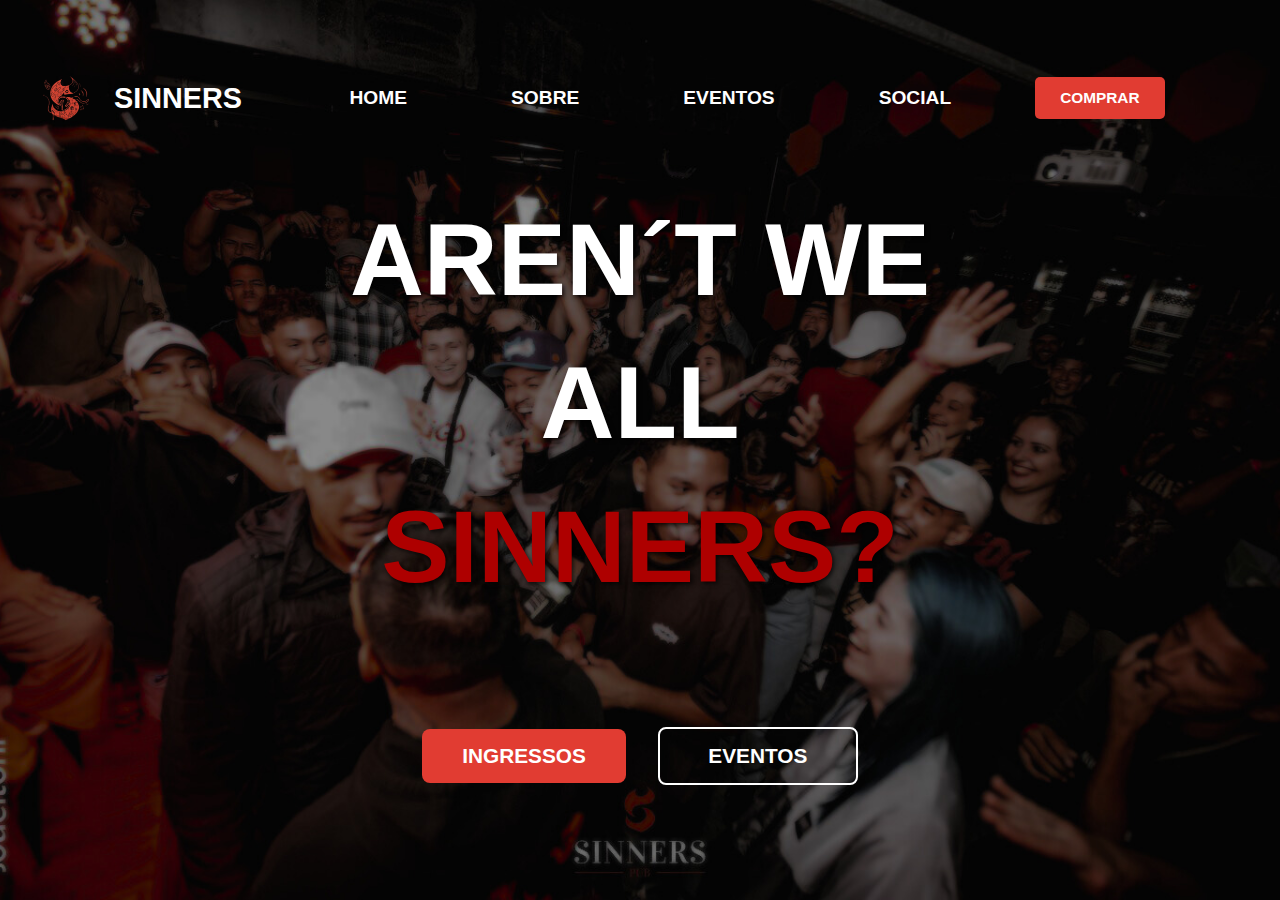
<file: index.html>
<!DOCTYPE html>
<html lang="en">

<head>
  <meta charset="utf-8" />
  <meta name="viewport" content="width=device-width, initial-scale=1" />

  <!-- Icone -->
  <link rel="icon" href="img/LOGO-1.png" />
  <!-- Caminho CSS  -->
  <link rel="stylesheet" href="css/style_home.css" />

  <title>HOME</title>
</head>

<body>
  <!-- Header -->
  <header>
    <!-- Nav bar  -->
    <nav class="navbar">
      <div class="container-fluid">
        <!-- Logo adicionada aqui -->
        <a class="navbar-brand" href="#">
          <img src="img/logo-2.png" alt="SINNERS Logo" class="logo" />
        </a>

        <h1 class="titulo-logo">Sinners</h1>

        <div class="navbar-collapse">
          <ul class="navbar-nav">
            <li class="nav-item">
              <a class="nav-link" href="index.html">HOME</a>
            </li>
            <li class="nav-item">
              <a class="nav-link" href="about.html">SOBRE</a>
            </li>
            <li class="nav-item">
              <a class="nav-link" href="events.html">EVENTOS</a>
            </li>
            <li class="nav-item">
              <a class="nav-link" href="social.html">SOCIAL</a>
            </li>
            <li class="nav-item ms-2">
              <a href="https://linktr.ee/sinnersjaragua?fbclid=PAZXh0bgNhZW0CMTEAAadIYP0HvkauLlrdbQ4LPEAd2U8_-8Uz5YJREeNLFQ3UdsPScUJGu4jiRPfhBg_aem_coVPdb7OFe7RLd6J5YzJ2A"
                target="_blank" rel="noopener noreferrer"><button class="btn btn-ticket">COMPRAR</button></a>
            </li>
          </ul>
        </div>
      </div>
    </nav>
    <!-- Fim Nav bar  -->
  </header>

  <!-- Fim Header -->

  <!-- Conteúdo principal -->
  <main>
    <section>
      <h1>
        <span class="one">Aren´t we</span>
        <span class="two">All</span>
        <span class="three">Sinners?</span>
      </h1>
    </section>

    <section class="hero-buttons">
      <a href="https://linktr.ee/sinnersjaragua?fbclid=PAZXh0bgNhZW0CMTEAAadIYP0HvkauLlrdbQ4LPEAd2U8_-8Uz5YJREeNLFQ3UdsPScUJGu4jiRPfhBg_aem_coVPdb7OFe7RLd6J5YzJ2A"
        target="_blank" rel="noopener noreferrer"><button type="button" class="btn btn-ticket-primary">
          Ingressos
        </button></a>
      <a href="events.html"><button type="button" class="btn btn-ticket-secondary">
          EVENTOS
        </button></a>
    </section>
  </main>
  <!-- Fim conteúdo principal -->

  <!-- Rodapé da página -->
  <footer>
    <div></div>
  </footer>
  <!-- Fim rodapé da página -->
</body>

</html>
</file>
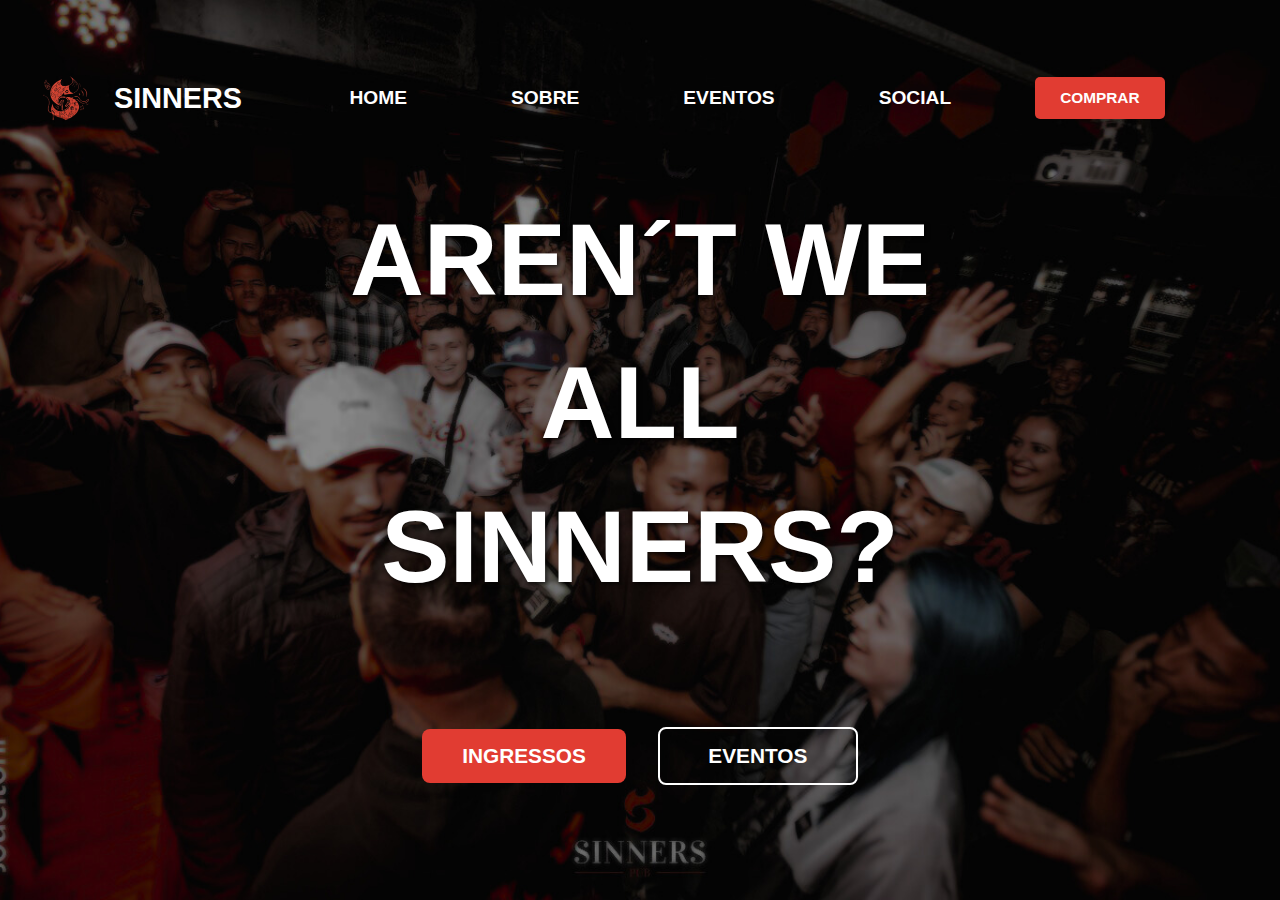
<file: paginas/index.html>
<!DOCTYPE html>
<html lang="en">
  <head>
    <meta charset="utf-8" />
    <meta name="viewport" content="width=device-width, initial-scale=1" />

    <!-- Icone -->
    <link rel="icon" href="../assets/img/Logo.png" />
    <!-- Caminho CSS  -->
    <link rel="stylesheet" href="../assets/styles/style_home.css" />

    <title>Home</title>
  </head>

  <body>
    <!-- Header -->
    <header>
      <!-- Nav bar  -->
      <nav class="navbar">
        <div class="container-fluid">
          <!-- Logo adicionada aqui -->
          <a class="navbar-brand" href="#">
            <img
              src="../assets/img/logo-2.png"
              alt="SINNERS Logo"
              class="logo"
            />
          </a>

          <h1 class="titulo-logo">Sinners</h1>

          <div class="navbar-collapse">
            <ul class="navbar-nav">
              <li class="nav-item">
                <a class="nav-link" href="./index.html">HOME</a>
              </li>
              <li class="nav-item">
                <a class="nav-link" href="./about.html">SOBRE</a>
              </li>
              <li class="nav-item">
                <a class="nav-link" href="./events.html">EVENTOS</a>
              </li>
              <li class="nav-item">
                <a class="nav-link" href="./social.html">SOCIAL</a>
              </li>
              <li class="nav-item ms-2">
                <a
                  href="https://linktr.ee/sinnersjaragua?fbclid=PAZXh0bgNhZW0CMTEAAadIYP0HvkauLlrdbQ4LPEAd2U8_-8Uz5YJREeNLFQ3UdsPScUJGu4jiRPfhBg_aem_coVPdb7OFe7RLd6J5YzJ2A"
                  target="_blank"
                  rel="noopener noreferrer"
                  ><button class="btn btn-ticket">COMPRAR</button></a
                >
              </li>
            </ul>
          </div>
        </div>
      </nav>
      <!-- Fim Nav bar  -->
    </header>

    <!-- Fim Header -->

    <!-- Conteúdo principal -->
    <main>
      <section>
        <h1>
          <span>Aren´t we</span>
          <span class="left-align">All</span>
          <span class="right-align">Sinners?</span>
        </h1>
      </section>

      <section class="hero-buttons">
        <a
          href="https://linktr.ee/sinnersjaragua?fbclid=PAZXh0bgNhZW0CMTEAAadIYP0HvkauLlrdbQ4LPEAd2U8_-8Uz5YJREeNLFQ3UdsPScUJGu4jiRPfhBg_aem_coVPdb7OFe7RLd6J5YzJ2A"
          target="_blank"
          rel="noopener noreferrer"
          ><button type="button" class="btn btn-ticket-primary">
            Ingressos
          </button></a
        >
        <a href="./events.html"
          ><button type="button" class="btn btn-ticket-secondary">
            EVENTOS
          </button></a
        >
      </section>
    </main>
    <!-- Fim conteúdo principal -->

    <!-- Rodapé da página -->
    <footer>
      <div></div>
    </footer>
    <!-- Fim rodapé da página -->
  </body>
</html>
</file>
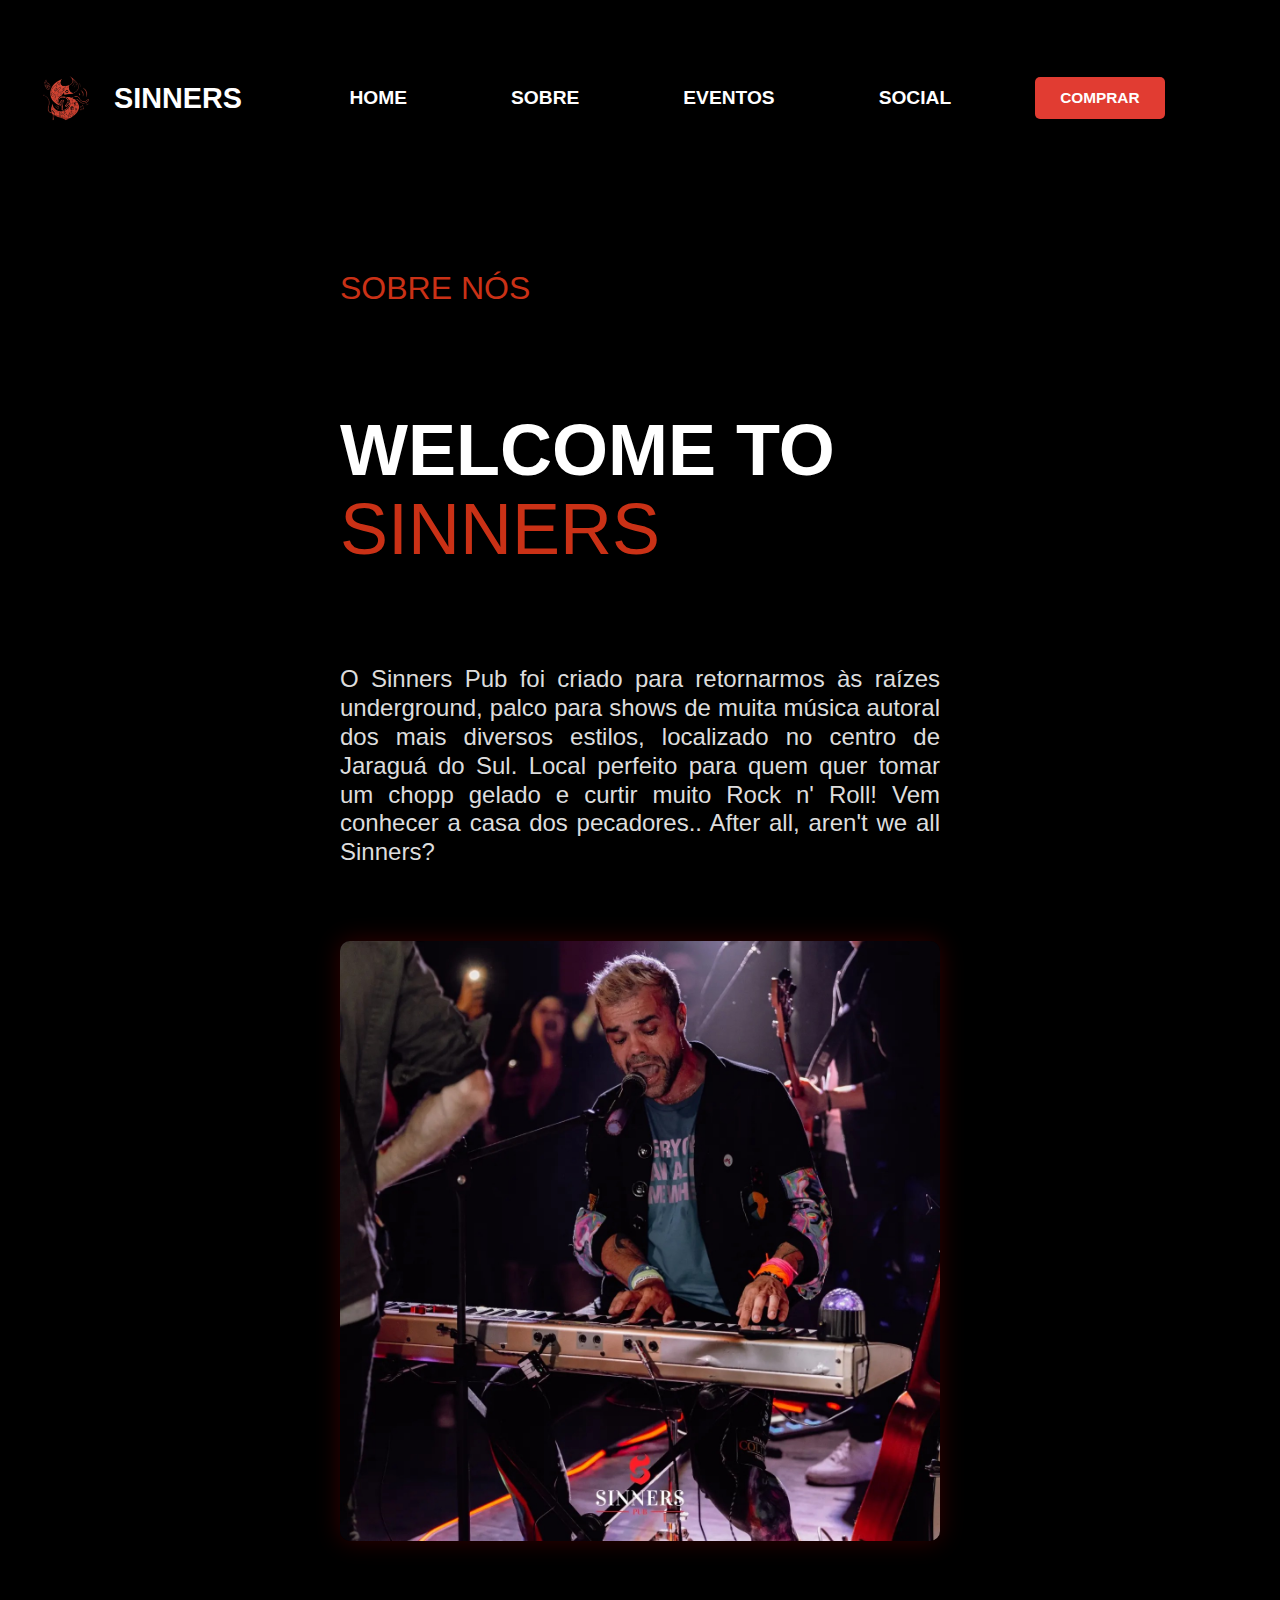
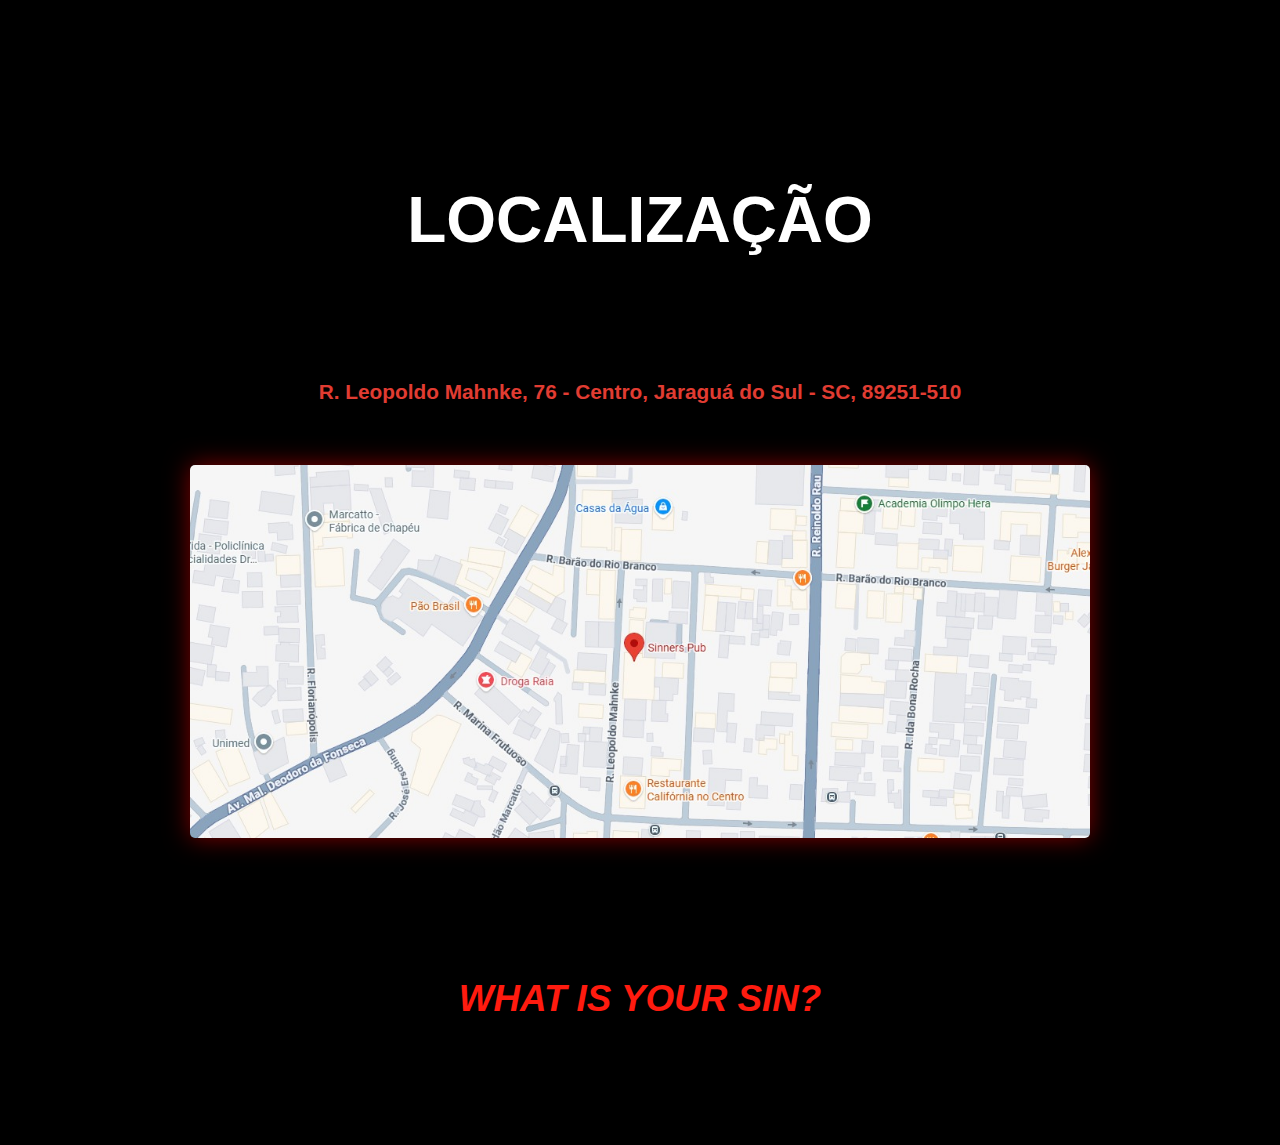
<file: about.html>
<!DOCTYPE html>
<html lang="en">

<head>
  <meta charset="utf-8" />
  <meta name="viewport" content="width=device-width, initial-scale=1" />

  <!-- Icone -->
  <link rel="icon" href="img/LOGO-1.png" />
  <!-- Caminho CSS  -->
  <link rel="stylesheet" href="css/style_about.css" />

  <title>SOBRE</title>
</head>

<body>
  <!-- Header -->
  <header>
    <!-- Nav bar  -->
    <nav class="navbar">
      <div class="container-fluid">
        <!-- Logo adicionada aqui -->
        <a class="navbar-brand" href="#">
          <img src="img/logo-2.png" alt="SINNERS Logo" class="logo" />
        </a>

        <h1 class="titulo-logo">Sinners</h1>

        <div class="navbar-collapse">
          <ul class="navbar-nav">
            <li class="nav-item">
              <a class="nav-link" href="index.html">HOME</a>
            </li>

            <li class="nav-item">
              <a class="nav-link" href="about.html">SOBRE</a>
            </li>

            <li class="nav-item">
              <a class="nav-link" href="events.html">EVENTOS</a>
            </li>

            <li class="nav-item">
              <a class="nav-link" href="social.html">SOCIAL</a>
            </li>

            <li class="nav-item ms-2">
              <a href="https://linktr.ee/sinnersjaragua?fbclid=PAZXh0bgNhZW0CMTEAAadIYP0HvkauLlrdbQ4LPEAd2U8_-8Uz5YJREeNLFQ3UdsPScUJGu4jiRPfhBg_aem_coVPdb7OFe7RLd6J5YzJ2A"
                target="_blank" rel="noopener noreferrer"><button class="btn btn-ticket">COMPRAR</button></a>
            </li>
          </ul>
        </div>
      </div>
    </nav>
    <!-- Fim Nav bar  -->
  </header>

  <!-- Fim Header -->

  <!-- Conteúdo principal -->
  <main>
    <div class="container">
      <div class="conteudo">
        <div class="about-us">
          <p>SOBRE NÓS</p>
        </div>
        <div class="title">
          <p><strong>WELCOME TO</strong> SINNERS</p>
        </div>
        <div class="texto">
          <p>
            O Sinners Pub foi criado para retornarmos às raízes underground,
            palco para shows de muita música autoral dos mais diversos
            estilos, localizado no centro de Jaraguá do Sul. Local perfeito
            para quem quer tomar um chopp gelado e curtir muito Rock n' Roll!
            Vem conhecer a casa dos pecadores.. After all, aren't we all
            Sinners?
          </p>
        </div>
      </div>
      <img src="img/SHOW.jpg" class="foto-about" />
    </div>
    <!-- Seções com conteúdo -->
    <section>
      <div class="location">
        <div class="title">
          <p><strong>LOCALIZAÇÃO</strong></p>
        </div>
        <div class="cep">
          <a href="https://www.google.com/maps/place/Sinners+Pub/@-26.4921177,-49.0827372,19z/data=!4m6!3m5!1s0x94de9531dd769435:0xac35c4074f7d68b6!8m2!3d-26.4920394!4d-49.0824049!16s%2Fg%2F11rh_j6yx2?entry=ttu&g_ep=EgoyMDI1MTAwNC4wIKXMDSoASAFQAw%3D%3D"
            target="_blank" rel="noopener noreferrer">
            <p>
              <strong>R. Leopoldo Mahnke, 76 - Centro, Jaraguá do Sul - SC,
                89251-510</strong>
            </p>
          </a>
        </div>
        <img src="img/LOCATION.jpg" class="foto-maps" />
        <p class="question">What Is your Sin?</p>
      </div>
    </section>
  </main>
  <!-- Fim conteúdo principal -->

  <!-- Rodapé da página -->
  <footer>
    <div></div>
  </footer>
  <!-- Fim rodapé da página -->
</body>

</html>
</file>
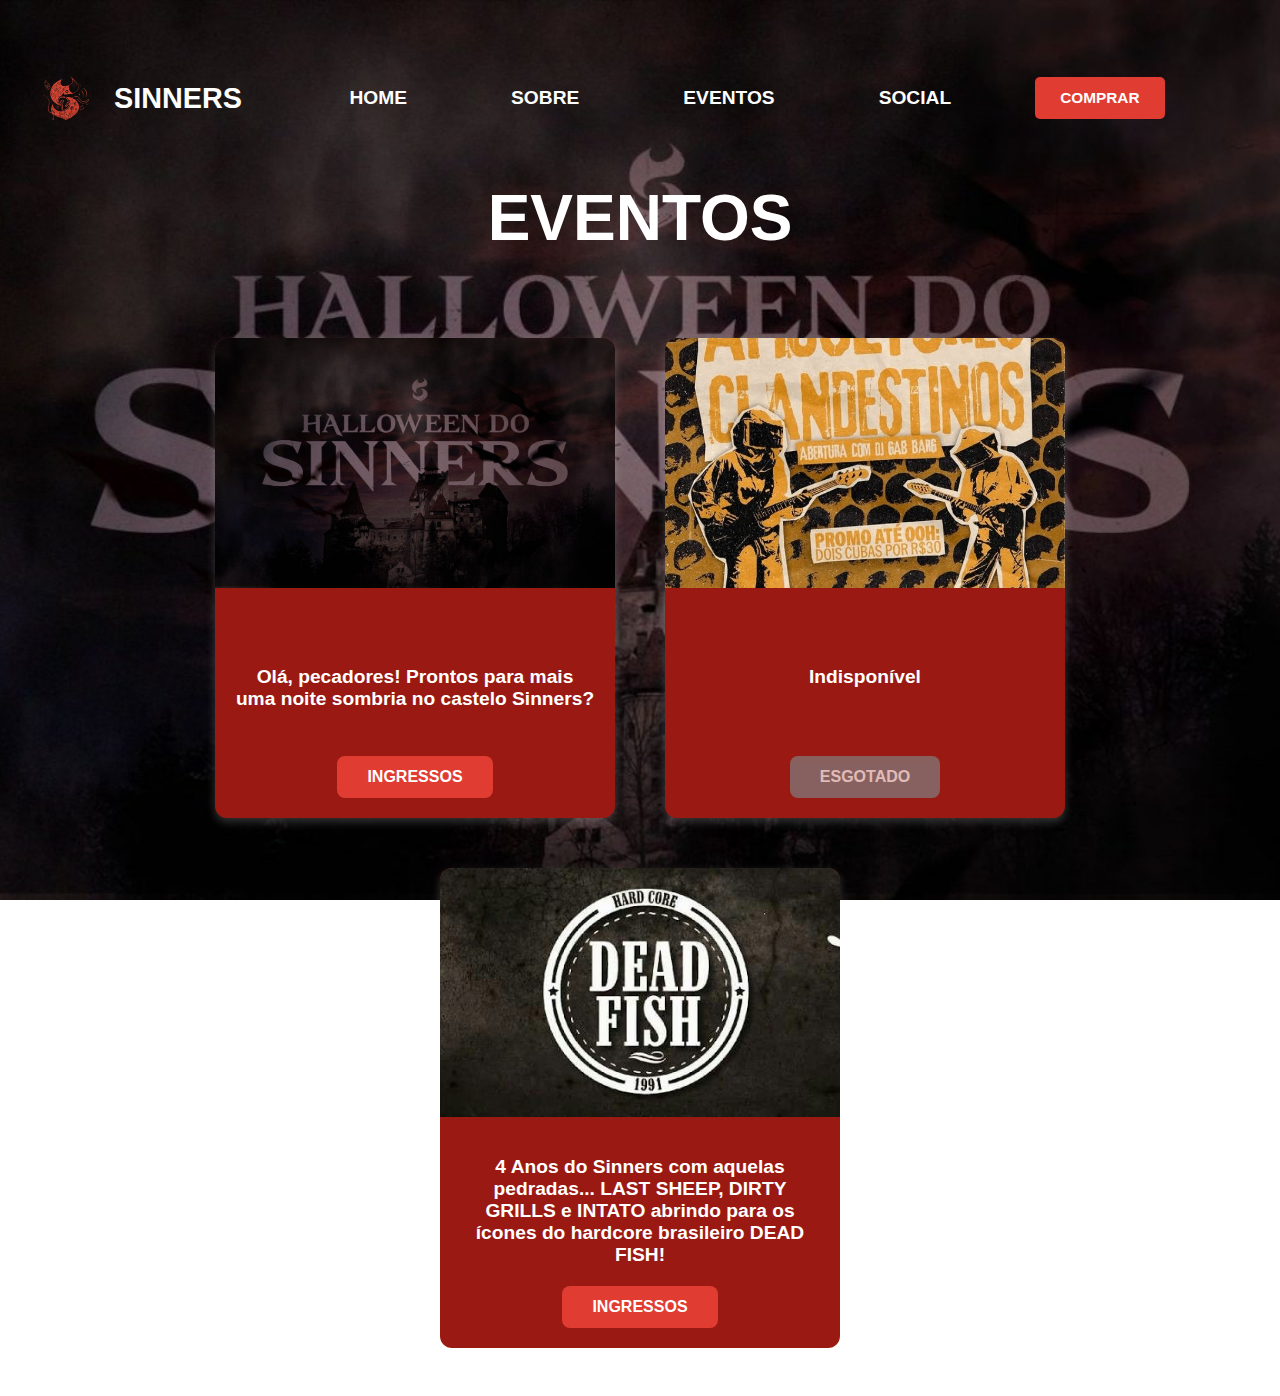
<file: events.html>
<!DOCTYPE html>
<html lang="en">

<head>
  <meta charset="utf-8" />
  <meta name="viewport" content="width=device-width, initial-scale=1" />

  <!-- Icone -->
  <link rel="icon" href="img/LOGO-1.png" />
  <!-- Caminho CSS  -->
  <link rel="stylesheet" href="css/style_events.css" />

  <title>EVENTOS</title>
</head>

<body>
  <!-- Header -->
  <header>
    <!-- Nav bar  -->
    <nav class="navbar">
      <div class="container-fluid">
        <!-- Logo adicionada aqui -->
        <a class="navbar-brand" href="#">
          <img src="img/logo-2.png" alt="SINNERS Logo" class="logo" />
        </a>

        <h1 class="titulo-logo">Sinners</h1>

        <div class="navbar-collapse">
          <ul class="navbar-nav">
            <li class="nav-item">
              <a class="nav-link" href="index.html">HOME</a>
            </li>
            <li class="nav-item">
              <a class="nav-link" href="about.html">SOBRE</a>
            </li>
            <li class="nav-item">
              <a class="nav-link" href="events.html">EVENTOS</a>
            </li>
            <li class="nav-item">
              <a class="nav-link" href="social.html">SOCIAL</a>
            </li>
            <li class="nav-item ms-2">
              <a href="https://linktr.ee/sinnersjaragua?fbclid=PAZXh0bgNhZW0CMTEAAadIYP0HvkauLlrdbQ4LPEAd2U8_-8Uz5YJREeNLFQ3UdsPScUJGu4jiRPfhBg_aem_coVPdb7OFe7RLd6J5YzJ2A"
                target="_blank" rel="noopener noreferrer"><button class="btn btn-ticket">COMPRAR</button></a>
            </li>
          </ul>
        </div>
      </div>
    </nav>
    <!-- Fim Nav bar  -->
  </header>

  <!-- Fim Header -->

  <!-- Conteúdo principal -->
  <main>
    <h1>EVENTOS</h1>

    <section class="eventos">
      <div class="evento">
        <img src="img/BG-EVENTOS.jpg" alt="Halloween" />
        <div class="info">
          <p>
            Olá, pecadores! Prontos para mais uma noite sombria no castelo
            Sinners?
          </p>
          <a href="https://www.sympla.com.br/evento/halloween-sinners-4-anos/3094986" target="_blank"
            rel="noopener noreferrer">
            <button class="tickets">Ingressos</button>
          </a>
        </div>
      </div>

      <div class="evento">
        <img src="img/APICULTORES.jpeg" alt="Apicultores" />
        <div class="info">
          <p>Indisponível</p>
          <button class="tickets esgotado" disabled>Esgotado</button>
        </div>
      </div>

      <div class="evento">
        <img src="img/DEAD-FISH.jpg" alt="Dead Fish" />
        <div class="info">
          <p>
            4 Anos do Sinners com aquelas pedradas... LAST SHEEP, DIRTY GRILLS
            e INTATO abrindo para os ícones do hardcore brasileiro DEAD FISH!
          </p>
          <a href="https://www.sympla.com.br/evento/4-anos-do-sinners-com-dead-fish/3090843" target="_blank"
            rel="noopener noreferrer">
            <button class="tickets">Ingressos</button>
          </a>
        </div>
      </div>
    </section>
  </main>

  <!-- Fim conteúdo principal -->

  <!-- Rodapé da página -->
  <footer>
    <div></div>
  </footer>
  <!-- Fim rodapé da página -->
</body>

</html>
</file>
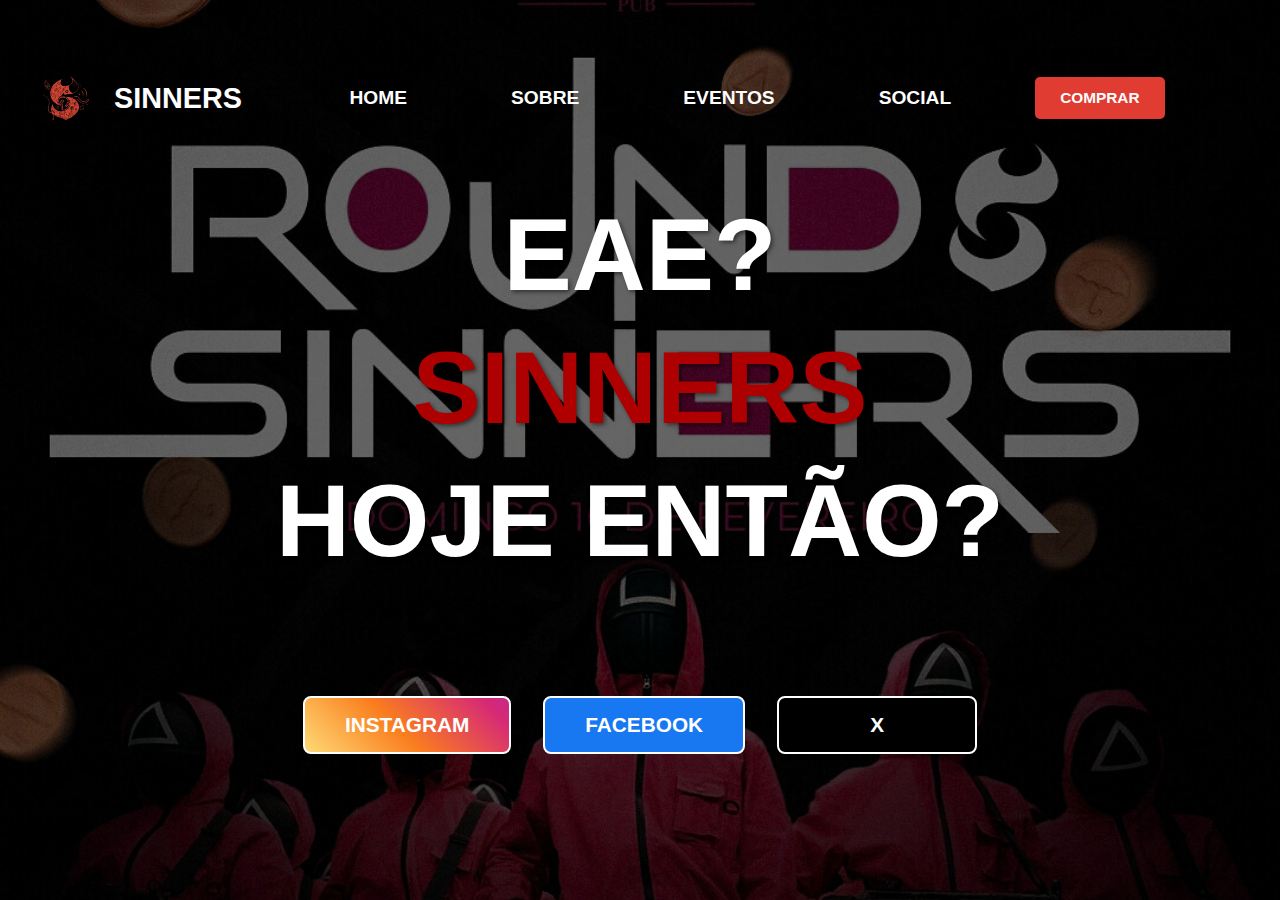
<file: social.html>
<!DOCTYPE html>
<html lang="en">

<head>
  <meta charset="utf-8" />
  <meta name="viewport" content="width=device-width, initial-scale=1" />

  <!-- Icone -->
  <link rel="icon" href="img/LOGO-1.png" />
  <!-- Caminho CSS  -->
  <link rel="stylesheet" href="css/style_social.css" />

  <title>SOCIAL</title>
</head>

<body>
  <!-- Header -->
  <header>
    <!-- Nav bar  -->
    <nav class="navbar">
      <div class="container-fluid">
        <!-- Logo adicionada aqui -->
        <a class="navbar-brand" href="#">
          <img src="img/logo-2.png" alt="SINNERS Logo" class="logo" />
        </a>

        <h1 class="titulo-logo">Sinners</h1>

        <div class="navbar-collapse">
          <ul class="navbar-nav">
            <li class="nav-item">
              <a class="nav-link" href="index.html">HOME</a>
            </li>
            <li class="nav-item">
              <a class="nav-link" href="about.html">SOBRE</a>
            </li>
            <li class="nav-item">
              <a class="nav-link" href="events.html">EVENTOS</a>
            </li>
            <li class="nav-item">
              <a class="nav-link" href="social.html">SOCIAL</a>
            </li>
            <li class="nav-item ms-2">
              <a href="https://linktr.ee/sinnersjaragua?fbclid=PAZXh0bgNhZW0CMTEAAadIYP0HvkauLlrdbQ4LPEAd2U8_-8Uz5YJREeNLFQ3UdsPScUJGu4jiRPfhBg_aem_coVPdb7OFe7RLd6J5YzJ2A"
                target="_blank" rel="noopener noreferrer"><button class="btn btn-ticket">COMPRAR</button></a>
            </li>
          </ul>
        </div>
      </div>
    </nav>
    <!-- Fim Nav bar  -->
  </header>

  <!-- Fim Header -->

  <!-- Conteúdo principal -->
  <main>
    <section>
      <h1>
        <span class="one">Eae?</span>
        <span class="two">Sinners</span>
        <span class="thre">Hoje então?</span>
      </h1>
    </section>

    <section class="hero-buttons">
      <a href="https://www.instagram.com/sinnersjaragua/" target="_blank" rel="noopener noreferrer"><button
          type="button" class="btn-ticket-one">INSTAGRAM</button></a>
      <a href="https://www.facebook.com/sinnerspubjaragua?rdid=fCxmhNzyURmkO3VL&share_url=https%3A%2F%2Fwww.facebook.com%2Fshare%2F1BNCTiqj1Z%2F"
        target="_blank" rel="noopener noreferrer"><button type="button" class="btn-ticket-two">FACEBOOK</button></a>
      <a href="https://x.com/sinnersjaragua?s=11" target="_blank" rel="noopener noreferrer"><button type="button"
          class="btn-ticket-three">X</button></a>
    </section>
  </main>
  <!-- Fim conteúdo principal -->

  <!-- Rodapé da página -->
  <footer>
    <div></div>
  </footer>
  <!-- Fim rodapé da página -->
</body>

</html>
</file>
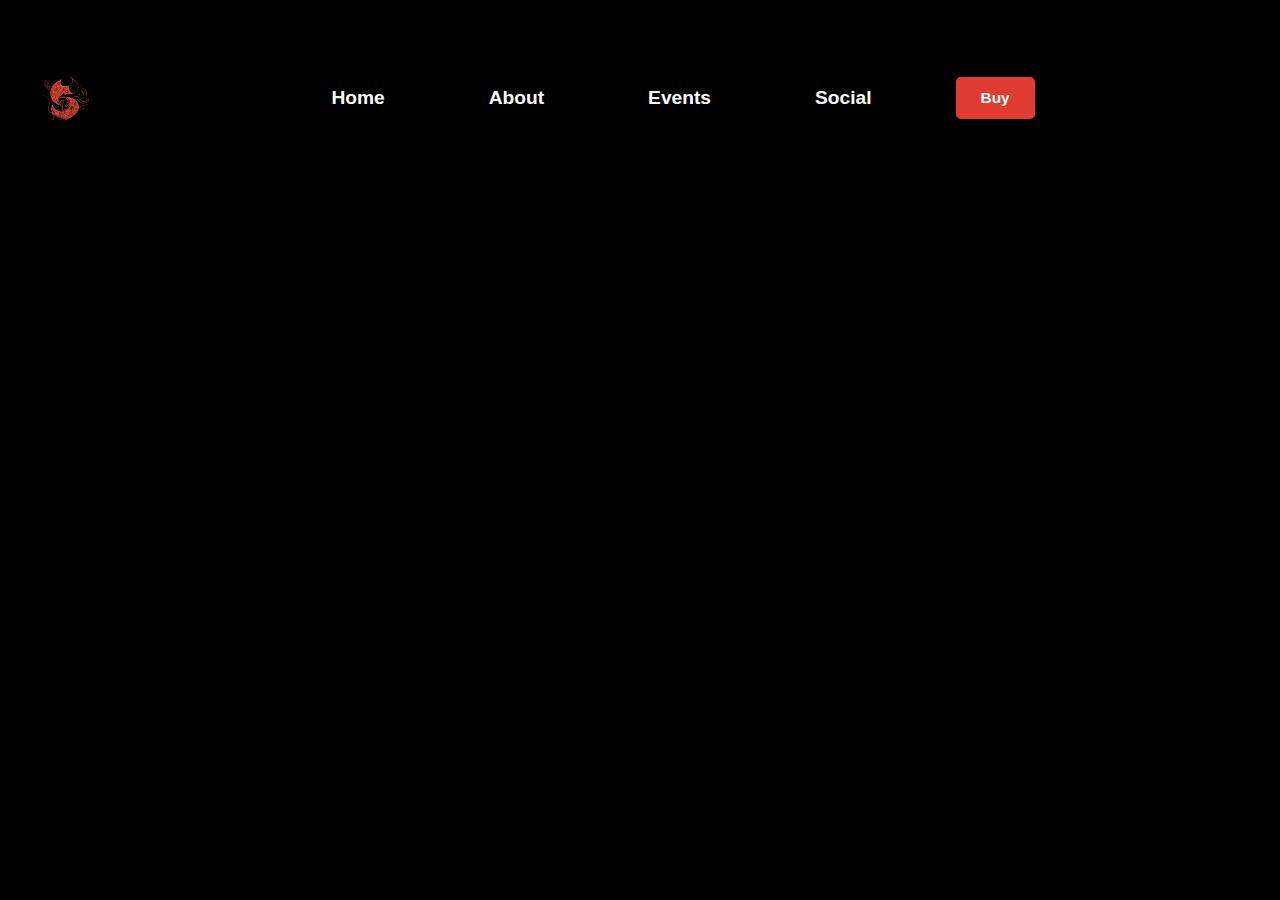
<file: paginas/about.html>
<!DOCTYPE html>
<html lang="en">
  <head>
    <meta charset="utf-8" />
    <meta name="viewport" content="width=device-width, initial-scale=1" />

    <!-- Icone -->
    <link rel="icon" href="../assets/img/Logo.png" />
    <!-- Caminho CSS  -->
    <link rel="stylesheet" href="../assets/styles/style_about.css" />

    <title>About</title>
  </head>

  <body>
    <!-- Header -->
    <header>
      <!-- Nav bar  -->
      <nav class="navbar">
        <div class="container-fluid">
          <!-- Logo adicionada aqui -->
          <a class="navbar-brand" href="#">
            <img
              src="../assets/img/logo-2.png"
              alt="SINNERS Logo"
              class="logo"
            />
          </a>

          <div class="navbar-collapse">
            <ul class="navbar-nav">
              <li class="nav-item">
                <a class="nav-link" href="./index.html">Home</a>
              </li>
              <li class="nav-item">
                <a class="nav-link" href="./about.html">About</a>
              </li>
              <li class="nav-item">
                <a class="nav-link" href="./events.html">Events</a>
              </li>
              <li class="nav-item">
                <a class="nav-link" href="./social.html">Social</a>
              </li>
              <li class="nav-item ms-2">
                <button class="btn btn-ticket">Buy</button>
              </li>
            </ul>
          </div>
        </div>
      </nav>
      <!-- Fim Nav bar  -->
      <h1>Pagina About</h1>
    </header>

    <!-- Fim Header -->

    <!-- Conteúdo principal -->
    <main>
      <!-- Seções com conteúdo -->
      <section></section>
    </main>
    <!-- Fim conteúdo principal -->

    <!-- Rodapé da página -->
    <footer>
      <div></div>
    </footer>
    <!-- Fim rodapé da página -->
  </body>
</html>
</file>
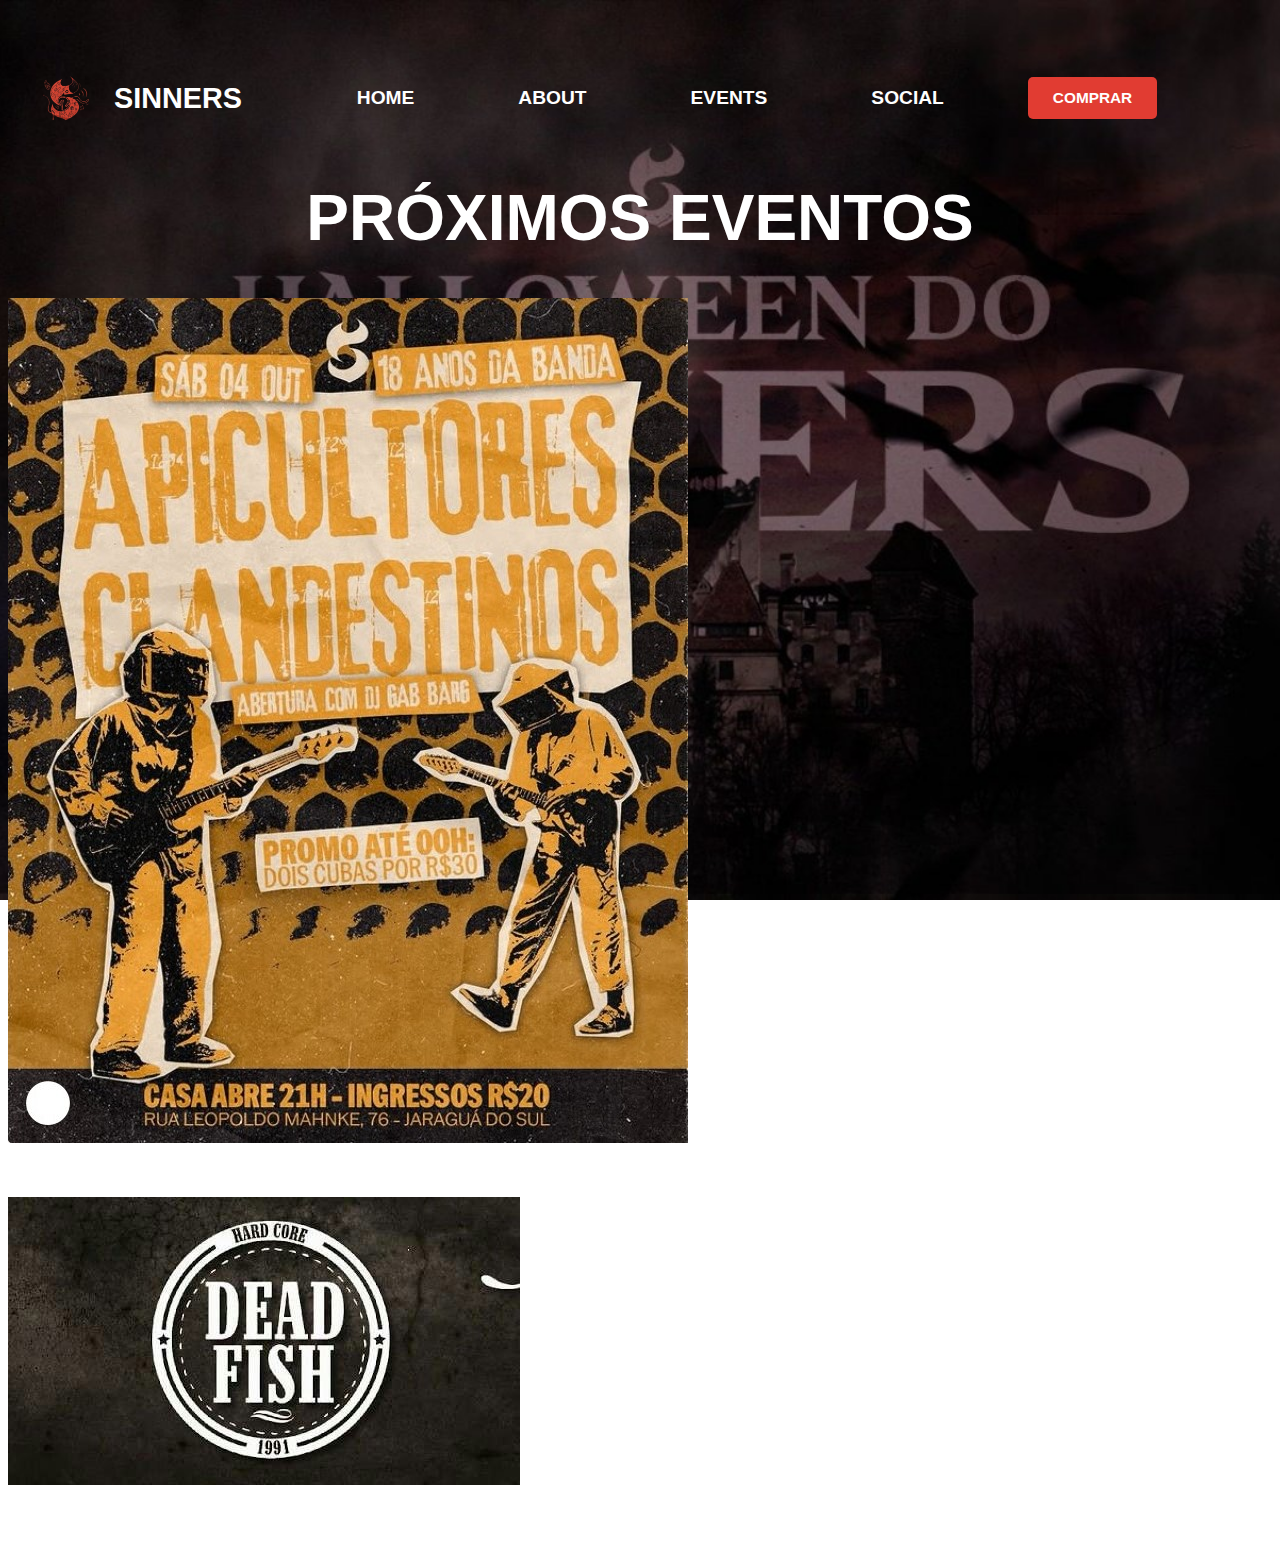
<file: paginas/events.html>
<!DOCTYPE html>
<html lang="en">

<head>
  <meta charset="utf-8" />
  <meta name="viewport" content="width=device-width, initial-scale=1" />

  <!-- Icone -->
  <link rel="icon" href="../assets/img/Logo.png" />
  <!-- Caminho CSS  -->
  <link rel="stylesheet" href="../assets/styles/style_events.css" />

  <title>Events</title>
</head>

<body>
  <!-- Header -->
  <header>
    <!-- Nav bar  -->
    <nav class="navbar">
      <div class="container-fluid">
        <!-- Logo adicionada aqui -->
        <a class="navbar-brand" href="#">
          <img src="../assets/img/logo-2.png" alt="SINNERS Logo" class="logo" />
        </a>

        <h1 class="titulo-logo">Sinners</h1>

        <div class="navbar-collapse">
          <ul class="navbar-nav">
            <li class="nav-item">
              <a class="nav-link" href="./index.html">HOME</a>
            </li>
            <li class="nav-item">
              <a class="nav-link" href="./about.html">ABOUT</a>
            </li>
            <li class="nav-item">
              <a class="nav-link" href="./events.html">EVENTS</a>
            </li>
            <li class="nav-item">
              <a class="nav-link" href="./social.html">SOCIAL</a>
            </li>
            <li class="nav-item ms-2">
              <button class="btn btn-ticket">COMPRAR</button>
            </li>
          </ul>
        </div>
      </div>
    </nav>
    <!-- Fim Nav bar  -->
  </header>

  <!-- Fim Header -->

  <!-- Conteúdo principal -->
  <main>

    <h1 id="eventos">PRÓXIMOS EVENTOS</h1>

    <!-- Seções com conteúdo -->

    <section>

      <div class="imgs">
        <img src="../assets/img/api.jpeg" alt="apicultores clandestinos" id="apicultores">
        <p style="color: white;">Descricao</p>
      </div>

      <div class="imgs">
        <img src="../assets/img/Dead Fish.jpg" alt="apicultores clandestinos" id="apicultores">
        <p style="color: white;">Descricao</p>
      </div>


    </section>


  </main>
  <!-- Fim conteúdo principal -->

  <!-- Rodapé da página -->
  <footer>
    <div></div>
  </footer>
  <!-- Fim rodapé da página -->
</body>

</html>
</file>
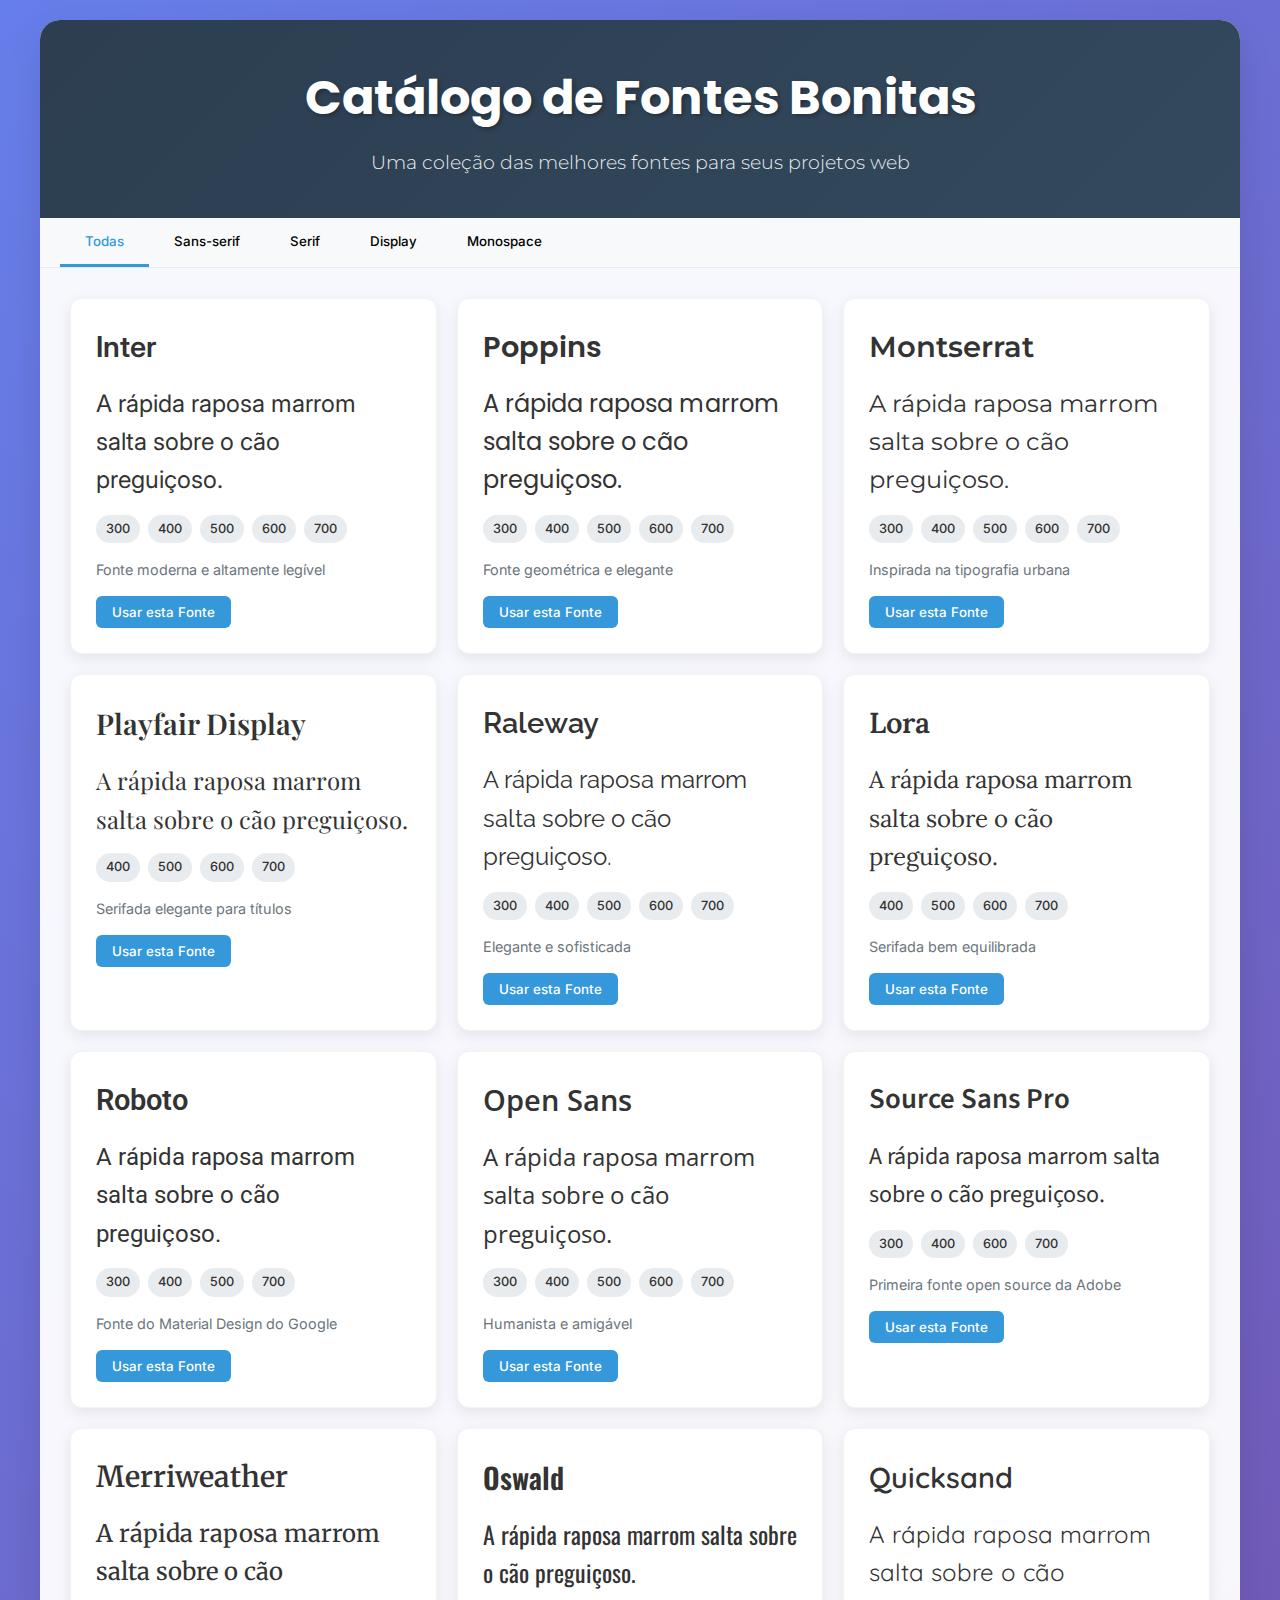
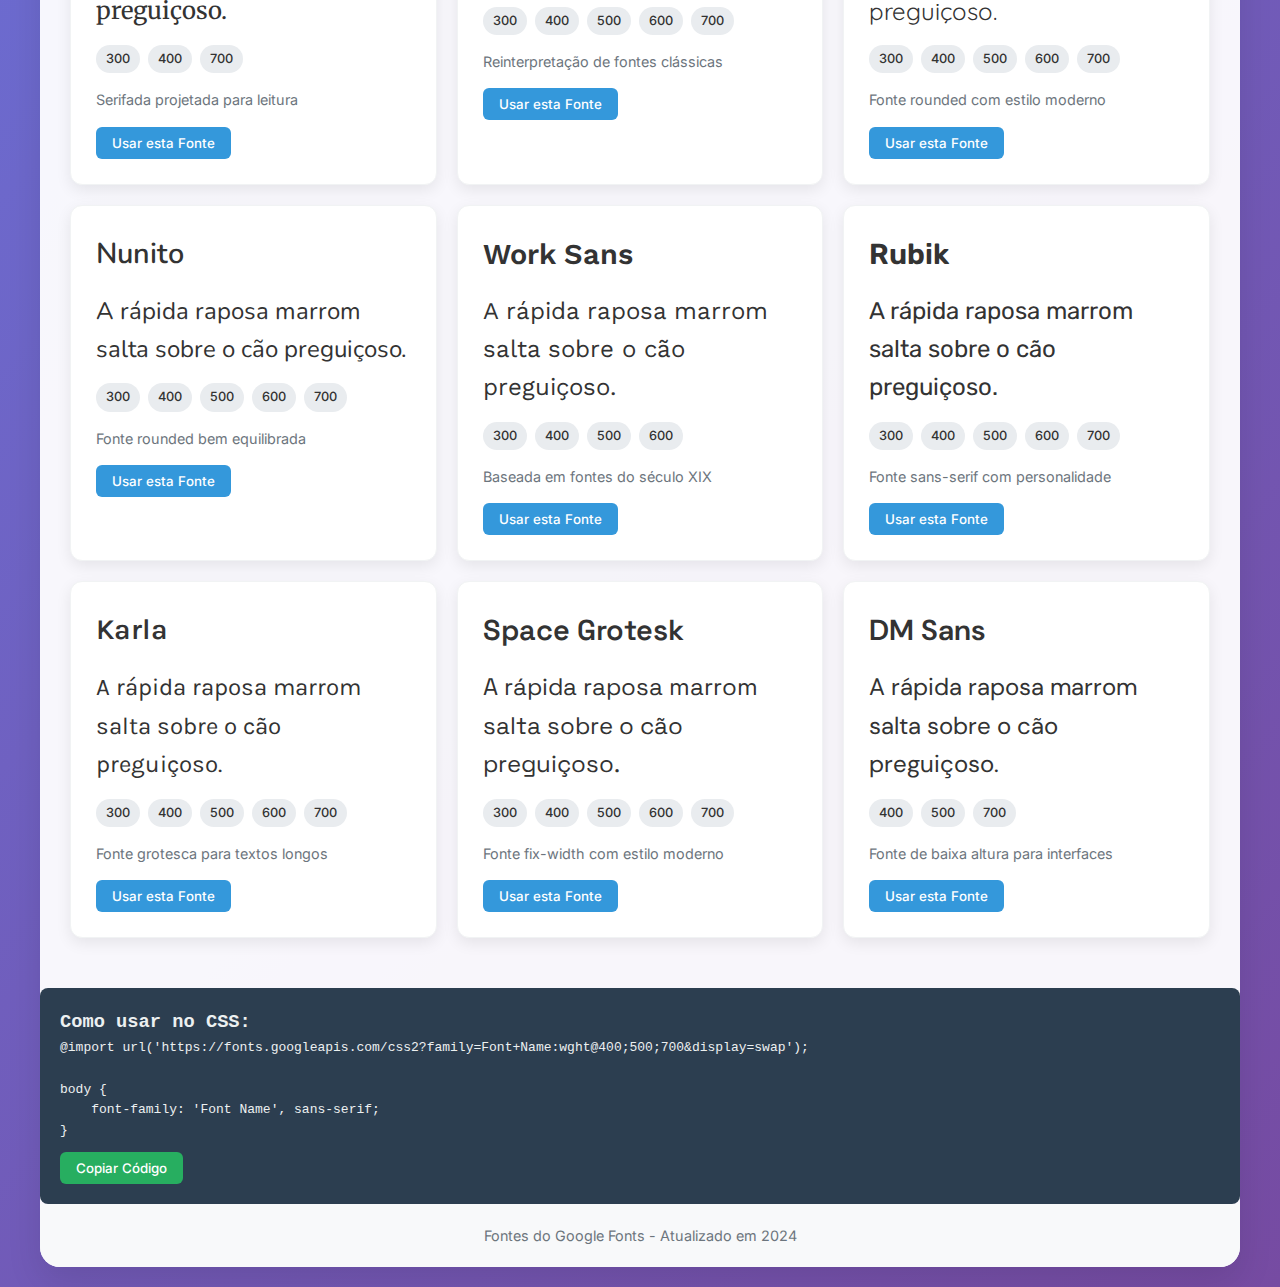
<file: paginas/fonts.html>
<!DOCTYPE html>
<html lang="pt-br">
  <head>
    <meta charset="UTF-8" />
    <meta name="viewport" content="width=device-width, initial-scale=1.0" />
    <title>Catálogo de Fontes Bonitas</title>
    <link rel="preconnect" href="https://fonts.googleapis.com" />
    <link rel="preconnect" href="https://fonts.gstatic.com" crossorigin />
    <link
      href="https://fonts.googleapis.com/css2?family=Inter:wght@300;400;500;600;700&family=Poppins:wght@300;400;500;600;700&family=Montserrat:wght@300;400;500;600;700&family=Playfair+Display:wght@400;500;600;700&family=Raleway:wght@300;400;500;600;700&family=Lora:wght@400;500;600;700&family=Roboto:wght@300;400;500;700&family=Open+Sans:wght@300;400;500;600;700&family=Source+Sans+Pro:wght@300;400;600;700&family=Merriweather:wght@300;400;700&family=Oswald:wght@300;400;500;600;700&family=Quicksand:wght@300;400;500;600;700&family=Nunito:wght@300;400;500;600;700&family=Work+Sans:wght@300;400;500;600&family=Rubik:wght@300;400;500;600;700&family=Karla:wght@300;400;500;600;700&family=Space+Grotesk:wght@300;400;500;600;700&family=DM+Sans:wght@400;500;700&display=swap"
      rel="stylesheet"
    />
    <style>
      * {
        margin: 0;
        padding: 0;
        box-sizing: border-box;
      }

      body {
        font-family: "Inter", sans-serif;
        background: linear-gradient(135deg, #667eea 0%, #764ba2 100%);
        color: #333;
        line-height: 1.6;
        padding: 20px;
        min-height: 100vh;
      }

      .container {
        max-width: 1200px;
        margin: 0 auto;
        background: rgba(255, 255, 255, 0.95);
        border-radius: 20px;
        box-shadow: 0 15px 35px rgba(0, 0, 0, 0.1);
        overflow: hidden;
      }

      header {
        background: linear-gradient(135deg, #2c3e50, #34495e);
        color: white;
        padding: 40px 20px;
        text-align: center;
      }

      h1 {
        font-family: "Poppins", sans-serif;
        font-size: 3rem;
        font-weight: 700;
        margin-bottom: 10px;
        text-shadow: 2px 2px 4px rgba(0, 0, 0, 0.3);
      }

      .subtitle {
        font-family: "Montserrat", sans-serif;
        font-size: 1.2rem;
        font-weight: 300;
        opacity: 0.9;
      }

      .categories {
        display: flex;
        background: #f8f9fa;
        padding: 0 20px;
        border-bottom: 1px solid #e9ecef;
      }

      .category-btn {
        padding: 15px 25px;
        background: none;
        border: none;
        font-family: "Inter", sans-serif;
        font-weight: 500;
        cursor: pointer;
        transition: all 0.3s ease;
        border-bottom: 3px solid transparent;
      }

      .category-btn.active {
        color: #3498db;
        border-bottom: 3px solid #3498db;
      }

      .category-btn:hover {
        background: rgba(52, 152, 219, 0.1);
      }

      .fonts-grid {
        display: grid;
        grid-template-columns: repeat(auto-fill, minmax(300px, 1fr));
        gap: 20px;
        padding: 30px;
      }

      .font-card {
        background: white;
        border-radius: 12px;
        padding: 25px;
        box-shadow: 0 5px 15px rgba(0, 0, 0, 0.08);
        transition: transform 0.3s ease, box-shadow 0.3s ease;
        border: 1px solid #f1f3f4;
      }

      .font-card:hover {
        transform: translateY(-5px);
        box-shadow: 0 10px 25px rgba(0, 0, 0, 0.15);
      }

      .font-name {
        font-size: 1.8rem;
        margin-bottom: 15px;
        font-weight: 600;
      }

      .font-preview {
        font-size: 1.5rem;
        margin-bottom: 15px;
        min-height: 60px;
      }

      .font-weights {
        display: flex;
        flex-wrap: wrap;
        gap: 8px;
        margin-bottom: 15px;
      }

      .weight-tag {
        background: #e9ecef;
        padding: 4px 10px;
        border-radius: 20px;
        font-size: 0.8rem;
        font-weight: 500;
      }

      .font-info {
        font-size: 0.9rem;
        color: #6c757d;
        margin-bottom: 15px;
      }

      .use-font-btn {
        background: #3498db;
        color: white;
        border: none;
        padding: 8px 16px;
        border-radius: 6px;
        font-family: "Inter", sans-serif;
        font-weight: 500;
        cursor: pointer;
        transition: background 0.3s ease;
      }

      .use-font-btn:hover {
        background: #2980b9;
      }

      .code-example {
        background: #2c3e50;
        color: #ecf0f1;
        padding: 20px;
        border-radius: 8px;
        margin-top: 20px;
        font-family: "Courier New", monospace;
        overflow-x: auto;
      }

      .copy-btn {
        background: #27ae60;
        color: white;
        border: none;
        padding: 8px 16px;
        border-radius: 6px;
        font-family: "Inter", sans-serif;
        font-weight: 500;
        cursor: pointer;
        margin-top: 10px;
        transition: background 0.3s ease;
      }

      .copy-btn:hover {
        background: #219653;
      }

      footer {
        text-align: center;
        padding: 20px;
        background: #f8f9fa;
        color: #6c757d;
        font-size: 0.9rem;
      }

      @media (max-width: 768px) {
        .fonts-grid {
          grid-template-columns: 1fr;
          padding: 15px;
        }

        h1 {
          font-size: 2.2rem;
        }

        .categories {
          flex-wrap: wrap;
        }
      }
    </style>
  </head>
  <body>
    <div class="container">
      <header>
        <h1>Catálogo de Fontes Bonitas</h1>
        <p class="subtitle">
          Uma coleção das melhores fontes para seus projetos web
        </p>
      </header>

      <div class="categories">
        <button class="category-btn active" onclick="filterFonts('all')">
          Todas
        </button>
        <button class="category-btn" onclick="filterFonts('sans')">
          Sans-serif
        </button>
        <button class="category-btn" onclick="filterFonts('serif')">
          Serif
        </button>
        <button class="category-btn" onclick="filterFonts('display')">
          Display
        </button>
        <button class="category-btn" onclick="filterFonts('mono')">
          Monospace
        </button>
      </div>

      <div class="fonts-grid" id="fontsContainer">
        <!-- Font cards will be generated here -->
      </div>

      <div class="code-example">
        <h3>Como usar no CSS:</h3>
        <pre><code>@import url('https://fonts.googleapis.com/css2?family=Font+Name:wght@400;500;700&display=swap');

body {
    font-family: 'Font Name', sans-serif;
}</code></pre>
        <button class="copy-btn" onclick="copyCode()">Copiar Código</button>
      </div>

      <footer>
        <p>Fontes do Google Fonts - Atualizado em 2024</p>
      </footer>
    </div>

    <script>
      // Font data
      const fonts = [
        {
          name: "Inter",
          category: "sans",
          preview: "A rápida raposa marrom salta sobre o cão preguiçoso.",
          weights: [300, 400, 500, 600, 700],
          info: "Fonte moderna e altamente legível",
        },
        {
          name: "Poppins",
          category: "sans",
          preview: "A rápida raposa marrom salta sobre o cão preguiçoso.",
          weights: [300, 400, 500, 600, 700],
          info: "Fonte geométrica e elegante",
        },
        {
          name: "Montserrat",
          category: "sans",
          preview: "A rápida raposa marrom salta sobre o cão preguiçoso.",
          weights: [300, 400, 500, 600, 700],
          info: "Inspirada na tipografia urbana",
        },
        {
          name: "Playfair Display",
          category: "serif",
          preview: "A rápida raposa marrom salta sobre o cão preguiçoso.",
          weights: [400, 500, 600, 700],
          info: "Serifada elegante para títulos",
        },
        {
          name: "Raleway",
          category: "sans",
          preview: "A rápida raposa marrom salta sobre o cão preguiçoso.",
          weights: [300, 400, 500, 600, 700],
          info: "Elegante e sofisticada",
        },
        {
          name: "Lora",
          category: "serif",
          preview: "A rápida raposa marrom salta sobre o cão preguiçoso.",
          weights: [400, 500, 600, 700],
          info: "Serifada bem equilibrada",
        },
        {
          name: "Roboto",
          category: "sans",
          preview: "A rápida raposa marrom salta sobre o cão preguiçoso.",
          weights: [300, 400, 500, 700],
          info: "Fonte do Material Design do Google",
        },
        {
          name: "Open Sans",
          category: "sans",
          preview: "A rápida raposa marrom salta sobre o cão preguiçoso.",
          weights: [300, 400, 500, 600, 700],
          info: "Humanista e amigável",
        },
        {
          name: "Source Sans Pro",
          category: "sans",
          preview: "A rápida raposa marrom salta sobre o cão preguiçoso.",
          weights: [300, 400, 600, 700],
          info: "Primeira fonte open source da Adobe",
        },
        {
          name: "Merriweather",
          category: "serif",
          preview: "A rápida raposa marrom salta sobre o cão preguiçoso.",
          weights: [300, 400, 700],
          info: "Serifada projetada para leitura",
        },
        {
          name: "Oswald",
          category: "sans",
          preview: "A rápida raposa marrom salta sobre o cão preguiçoso.",
          weights: [300, 400, 500, 600, 700],
          info: "Reinterpretação de fontes clássicas",
        },
        {
          name: "Quicksand",
          category: "sans",
          preview: "A rápida raposa marrom salta sobre o cão preguiçoso.",
          weights: [300, 400, 500, 600, 700],
          info: "Fonte rounded com estilo moderno",
        },
        {
          name: "Nunito",
          category: "sans",
          preview: "A rápida raposa marrom salta sobre o cão preguiçoso.",
          weights: [300, 400, 500, 600, 700],
          info: "Fonte rounded bem equilibrada",
        },
        {
          name: "Work Sans",
          category: "sans",
          preview: "A rápida raposa marrom salta sobre o cão preguiçoso.",
          weights: [300, 400, 500, 600],
          info: "Baseada em fontes do século XIX",
        },
        {
          name: "Rubik",
          category: "sans",
          preview: "A rápida raposa marrom salta sobre o cão preguiçoso.",
          weights: [300, 400, 500, 600, 700],
          info: "Fonte sans-serif com personalidade",
        },
        {
          name: "Karla",
          category: "sans",
          preview: "A rápida raposa marrom salta sobre o cão preguiçoso.",
          weights: [300, 400, 500, 600, 700],
          info: "Fonte grotesca para textos longos",
        },
        {
          name: "Space Grotesk",
          category: "sans",
          preview: "A rápida raposa marrom salta sobre o cão preguiçoso.",
          weights: [300, 400, 500, 600, 700],
          info: "Fonte fix-width com estilo moderno",
        },
        {
          name: "DM Sans",
          category: "sans",
          preview: "A rápida raposa marrom salta sobre o cão preguiçoso.",
          weights: [400, 500, 700],
          info: "Fonte de baixa altura para interfaces",
        },
      ];

      // Generate font cards
      function generateFontCards(filter = "all") {
        const container = document.getElementById("fontsContainer");
        container.innerHTML = "";

        const filteredFonts =
          filter === "all"
            ? fonts
            : fonts.filter((font) => font.category === filter);

        filteredFonts.forEach((font) => {
          const card = document.createElement("div");
          card.className = "font-card";
          card.innerHTML = `
                    <div class="font-name" style="font-family: '${
                      font.name
                    }'">${font.name}</div>
                    <div class="font-preview" style="font-family: '${
                      font.name
                    }'">${font.preview}</div>
                    <div class="font-weights">
                        ${font.weights
                          .map(
                            (weight) =>
                              `<span class="weight-tag">${weight}</span>`
                          )
                          .join("")}
                    </div>
                    <div class="font-info">${font.info}</div>
                    <button class="use-font-btn" onclick="selectFont('${
                      font.name
                    }')">Usar esta Fonte</button>
                `;
          container.appendChild(card);
        });
      }

      // Filter fonts by category
      function filterFonts(category) {
        // Update active button
        document.querySelectorAll(".category-btn").forEach((btn) => {
          btn.classList.remove("active");
        });
        event.target.classList.add("active");

        generateFontCards(category);
      }

      // Select font
      function selectFont(fontName) {
        alert(
          `Você selecionou a fonte: ${fontName}\n\nAdicione ao seu CSS:\nfont-family: '${fontName}', sans-serif;`
        );
      }

      // Copy code
      function copyCode() {
        const code = `@import url('https://fonts.googleapis.com/css2?family=Font+Name:wght@400;500;700&display=swap');\n\nbody {\n    font-family: 'Font Name', sans-serif;\n}`;
        navigator.clipboard.writeText(code).then(() => {
          alert("Código copiado para a área de transferência!");
        });
      }

      // Initialize
      document.addEventListener("DOMContentLoaded", () => {
        generateFontCards();
      });
    </script>
  </body>
</html>
</file>
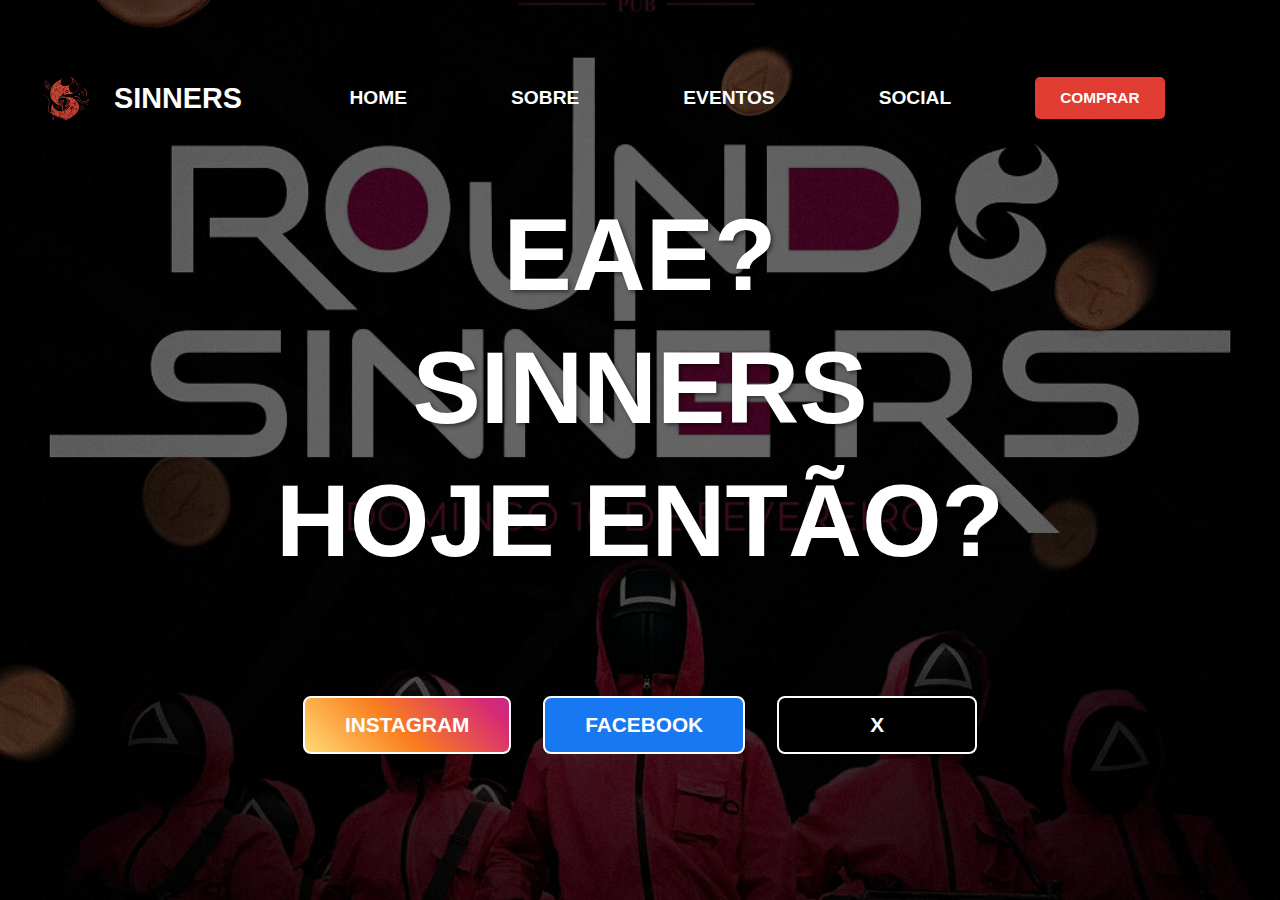
<file: paginas/social.html>
<!DOCTYPE html>
<html lang="en">

<head>
  <meta charset="utf-8" />
  <meta name="viewport" content="width=device-width, initial-scale=1" />

  <!-- Icone -->
  <link rel="icon" href="../assets/img/Logo.png" />
  <!-- Caminho CSS  -->
  <link rel="stylesheet" href="../assets/styles/style_social.css" />

  <title>SOCIAL</title>
</head>

<body>
  <!-- Header -->
  <header>
    <!-- Nav bar  -->
    <nav class="navbar">
      <div class="container-fluid">
        <!-- Logo adicionada aqui -->
        <a class="navbar-brand" href="#">
          <img src="../assets/img/logo-2.png" alt="SINNERS Logo" class="logo" />
        </a>

        <h1 class="titulo-logo">Sinners</h1>

        <div class="navbar-collapse">
          <ul class="navbar-nav">
            <li class="nav-item">
              <a class="nav-link" href="./index.html">HOME</a>
            </li>
            <li class="nav-item">
              <a class="nav-link" href="./about.html">SOBRE</a>
            </li>
            <li class="nav-item">
              <a class="nav-link" href="./events.html">EVENTOS</a>
            </li>
            <li class="nav-item">
              <a class="nav-link" href="./social.html">SOCIAL</a>
            </li>
            <li class="nav-item ms-2">
              <a href="https://linktr.ee/sinnersjaragua?fbclid=PAZXh0bgNhZW0CMTEAAadIYP0HvkauLlrdbQ4LPEAd2U8_-8Uz5YJREeNLFQ3UdsPScUJGu4jiRPfhBg_aem_coVPdb7OFe7RLd6J5YzJ2A"
                target="_blank" rel="noopener noreferrer"><button class="btn btn-ticket">COMPRAR</button></a>
            </li>
          </ul>
        </div>
      </div>
    </nav>
    <!-- Fim Nav bar  -->
  </header>

  <!-- Fim Header -->

  <!-- Conteúdo principal -->
  <main>
    <section>
      <h1>
        <span>Eae?</span>
        <span class="left-align">Sinners</span>
        <span class="right-align">Hoje então?</span>
      </h1>
    </section>

    <section class="hero-buttons">
      <a href="https://www.instagram.com/sinnersjaragua/" target="_blank" rel="noopener noreferrer"><button
          type="button" class="btn-ticket-one">
          INSTAGRAM
        </button></a>
      <a href="face" target="_blank" rel="noopener noreferrer"><button type="button" class="btn-ticket-two">
          FACEBOOK
        </button></a>
      <a href="https://x.com/sinnersjaragua?s=11" target="_blank" rel="noopener noreferrer"><button type="button"
          class="btn-ticket-three">
          X
        </button></a>
    </section>
  </main>
  <!-- Fim conteúdo principal -->

  <!-- Rodapé da página -->
  <footer>
    <div></div>
  </footer>
  <!-- Fim rodapé da página -->
</body>

</html>
</file>
<file: css/style_home.css>
/* Configs */
* {
  box-sizing: border-box;
}

/* Tirar scroll horizontal */
html,
body {
  max-width: 100%;
  overflow-x: hidden;
}

/* Container principal da navbar */
.navbar {
  margin-top: 50px;
  min-height: 80px;
  background-color: transparent;
  border: none;
  position: relative;
  z-index: 1000;
  width: 100%;
}

/* Container */
.navbar .container-fluid {
  display: flex;
  justify-content: space-between;
  align-items: center;
  position: relative;
  flex-wrap: wrap;
  min-height: 80px;
  background-color: transparent;
  padding: 0 20px;
  width: 100%;
}

/* Brand/Logo */
.navbar-brand {
  display: flex;
  align-items: center;
  background-color: transparent;
  z-index: 1001;
  text-decoration: none;
}

.logo {
  height: 70px;
  width: auto;
  margin-left: 10px;
  max-width: 100%;
  object-fit: contain;
  transition: transform 0.3s ease;
}

.logo:hover {
  transform: scale(1.5);
}

.titulo-logo {
  font-weight: 900;
  margin-left: 20px;
  color: white;
  text-transform: uppercase;
  font-size: clamp(1.2rem, 2.5vw, 1.8rem);
}

/* Navegação centralizada */
.navbar-collapse {
  display: flex;
  flex-grow: 1;
  justify-content: center;
  transition: all 0.6s ease;
}

.navbar-nav {
  display: flex;
  gap: 4rem;
  justify-content: center;
  align-items: center;
  margin: 0;
  padding: 0;
  background-color: transparent;
  list-style: none;
  flex-wrap: wrap;
}

/* Links de navegação */
.nav-link {
  color: white;
  font-weight: 600;
  margin: 0;
  border-radius: 3px;
  transition: all 0.4s;
  padding: 12px 20px;
  text-align: center;
  font-size: clamp(1rem, 1.5vw, 1.6rem);
  background-color: transparent;
  text-decoration: none;
  white-space: nowrap;
  position: relative;
  display: inline-block;
}

.nav-link:hover {
  background-color: #fd5b4c;
  color: black;
}

/* Botão de ticket */
.btn-ticket {
  background-color: #e13c32;
  color: white;
  border: none;
  padding: 12px 25px;
  border-radius: 5px;
  font-weight: bold;
  transition: all 0.3s;
  min-width: max-content;
  font-size: clamp(0.9rem, 1.2vw, 1.1rem);
  cursor: pointer;
  text-decoration: none;
  display: inline-block;
  text-align: center;
}

.btn-ticket:hover {
  background-color: #ff2e43;
  transform: translateY(-2px);
  box-shadow: 0 4px 8px rgba(255, 71, 87, 0.3);
}

@import url("https://fonts.googleapis.com/css2?family=Playfair+Display+SC:ital,wght@0,400;0,700;0,900;1,400;1,700;1,900&display=swap");

body {
  background: url("../img/BG-HOME.png") no-repeat center center fixed;
  background-size: cover;
  font-family: "Playfair Display", sans-serif;
}

/* REMOVER SCROLLBARS PARA DIFERENTES NAVEGADORES */
body {
  scrollbar-width: none;
  /* Firefox */
  -ms-overflow-style: none;
  /* IE e Edge */
}

body::-webkit-scrollbar {
  display: none;
  /* Chrome, Safari e Opera */
}

html {
  scrollbar-width: none;
  -ms-overflow-style: none;
}

html::-webkit-scrollbar {
  display: none;
}

/* == CSS DO HOME == */

/* SECTION */
section {
  display: flex;
  justify-content: center;
  align-items: center;
  min-height: 20vh;
  text-align: center;
  margin-top: 50px;
  padding: 0 20px;
  width: 100%;
}

section h1 {
  font-size: clamp(2.5rem, 8vw, 7rem);
  font-weight: 900;
  color: white;
  text-transform: uppercase;
  line-height: 1.4;
  margin: 0;
  width: 100%;
  text-shadow: 2px 2px 4px rgba(0, 0, 0, 0.7);
}

section h1 span {
  display: block;
  width: 100%;
}

section h1 span.one {
  text-align: center;
}

section h1 span.two {
  text-align: center;
}

section h1 span.three {
  text-align: center;
  color: #ae0000;
}

/* Seção dos botões */
.hero-buttons {
  display: flex;
  justify-content: center;
  gap: 2rem;
  margin-top: 3rem;
  flex-wrap: wrap;
  padding: 0 20px;
}

.btn-ticket-primary {
  background-color: #e13c32;
  color: white;
  border: none;
  padding: clamp(12px, 3vw, 15px) clamp(25px, 5vw, 40px);
  border-radius: 8px;
  font-weight: bold;
  font-size: clamp(1rem, 2vw, 1.3rem);
  text-transform: uppercase;
  transition: all 0.3s;
  min-width: min(200px, 80vw);
  cursor: pointer;
  text-decoration: none;
  display: inline-block;
  text-align: center;
}

.btn-ticket-secondary {
  background-color: transparent;
  color: white;
  border: 2px solid white;
  padding: clamp(12px, 3vw, 15px) clamp(25px, 5vw, 40px);
  border-radius: 8px;
  font-weight: bold;
  font-size: clamp(1rem, 2vw, 1.3rem);
  text-transform: uppercase;
  transition: all 0.3s;
  min-width: min(200px, 80vw);
  cursor: pointer;
  text-decoration: none;
  display: inline-block;
  text-align: center;
}

.btn-ticket-primary:hover {
  background-color: #ff2e43;
  transform: translateY(-3px);
  box-shadow: 0 6px 12px rgba(255, 71, 87, 0.4);
}

.btn-ticket-secondary:hover {
  background-color: white;
  color: #e13c32;
  transform: translateY(-3px);
  box-shadow: 0 6px 12px rgba(255, 255, 255, 0.3);
}
</file>
<file: assets/styles/style_home.css>
/* Configs */
* {
  box-sizing: border-box;
}

/* Tirar scroll horizontal */
html,
body {
  max-width: 100%;
  overflow-x: hidden;
}

/* Container principal da navbar */
.navbar {
  margin-top: 50px;
  min-height: 80px;
  background-color: transparent;
  border: none;
  position: relative;
  z-index: 1000;
  width: 100%;
}

/* Container */
.navbar .container-fluid {
  display: flex;
  justify-content: space-between;
  align-items: center;
  position: relative;
  flex-wrap: wrap;
  min-height: 80px;
  background-color: transparent;
  padding: 0 20px;
  width: 100%;
}

/* Brand/Logo */
.navbar-brand {
  display: flex;
  align-items: center;
  background-color: transparent;
  z-index: 1001;
  text-decoration: none;
}

.logo {
  height: 70px;
  width: auto;
  margin-left: 10px;
  max-width: 100%;
  object-fit: contain;
  transition: transform 0.3s ease;
}

.logo:hover {
  transform: scale(1.5);
}

.titulo-logo {
  font-weight: 900;
  margin-left: 20px;
  color: white;
  text-transform: uppercase;
  font-size: clamp(1.2rem, 2.5vw, 1.8rem);
}

/* Navegação centralizada */
.navbar-collapse {
  display: flex;
  flex-grow: 1;
  justify-content: center;
  transition: all 0.6s ease;
}

.navbar-nav {
  display: flex;
  gap: 4rem;
  justify-content: center;
  align-items: center;
  margin: 0;
  padding: 0;
  background-color: transparent;
  list-style: none;
  flex-wrap: wrap;
}

/* Links de navegação */
.nav-link {
  color: white;
  font-weight: 600;
  margin: 0;
  border-radius: 3px;
  transition: all 0.4s;
  padding: 12px 20px;
  text-align: center;
  font-size: clamp(1rem, 1.5vw, 1.6rem);
  background-color: transparent;
  text-decoration: none;
  white-space: nowrap;
  position: relative;
  display: inline-block;
}

.nav-link:hover {
  background-color: #fd5b4c;
  color: black;
}

/* Botão de ticket */
.btn-ticket {
  background-color: #e13c32;
  color: white;
  border: none;
  padding: 12px 25px;
  border-radius: 5px;
  font-weight: bold;
  transition: all 0.3s;
  min-width: max-content;
  font-size: clamp(0.9rem, 1.2vw, 1.1rem);
  cursor: pointer;
  text-decoration: none;
  display: inline-block;
  text-align: center;
}

.btn-ticket:hover {
  background-color: #ff2e43;
  transform: translateY(-2px);
  box-shadow: 0 4px 8px rgba(255, 71, 87, 0.3);
}

@import url("https://fonts.googleapis.com/css2?family=Playfair+Display+SC:ital,wght@0,400;0,700;0,900;1,400;1,700;1,900&display=swap");

body {
  background: url("../img/BG-HOME.png") no-repeat center center fixed;
  background-size: cover;
  font-family: "Playfair Display", sans-serif;
}

/* REMOVER SCROLLBARS PARA DIFERENTES NAVEGADORES */
body {
  scrollbar-width: none;
  /* Firefox */
  -ms-overflow-style: none;
  /* IE e Edge */
}

body::-webkit-scrollbar {
  display: none;
  /* Chrome, Safari e Opera */
}

html {
  scrollbar-width: none;
  -ms-overflow-style: none;
}

html::-webkit-scrollbar {
  display: none;
}

/* == CSS DO HOME == */

/* SECTION */
section {
  display: flex;
  justify-content: center;
  align-items: center;
  min-height: 20vh;
  text-align: center;
  margin-top: 50px;
  padding: 0 20px;
  width: 100%;
}

section h1 {
  font-size: clamp(2.5rem, 8vw, 7rem);
  font-weight: 900;
  color: white;
  text-transform: uppercase;
  line-height: 1.4;
  margin: 0;
  width: 100%;
  text-shadow: 2px 2px 4px rgba(0, 0, 0, 0.7);
}

section h1 span {
  display: block;
  width: 100%;
}

section h1 span.one {
  text-align: center;
}

section h1 span.two {
  text-align: center;
}

section h1 span.three {
  text-align: center;
  color: #ae0000;
}

/* Seção dos botões */
.hero-buttons {
  display: flex;
  justify-content: center;
  gap: 2rem;
  margin-top: 3rem;
  flex-wrap: wrap;
  padding: 0 20px;
}

.btn-ticket-primary {
  background-color: #e13c32;
  color: white;
  border: none;
  padding: clamp(12px, 3vw, 15px) clamp(25px, 5vw, 40px);
  border-radius: 8px;
  font-weight: bold;
  font-size: clamp(1rem, 2vw, 1.3rem);
  text-transform: uppercase;
  transition: all 0.3s;
  min-width: min(200px, 80vw);
  cursor: pointer;
  text-decoration: none;
  display: inline-block;
  text-align: center;
}

.btn-ticket-secondary {
  background-color: transparent;
  color: white;
  border: 2px solid white;
  padding: clamp(12px, 3vw, 15px) clamp(25px, 5vw, 40px);
  border-radius: 8px;
  font-weight: bold;
  font-size: clamp(1rem, 2vw, 1.3rem);
  text-transform: uppercase;
  transition: all 0.3s;
  min-width: min(200px, 80vw);
  cursor: pointer;
  text-decoration: none;
  display: inline-block;
  text-align: center;
}

.btn-ticket-primary:hover {
  background-color: #ff2e43;
  transform: translateY(-3px);
  box-shadow: 0 6px 12px rgba(255, 71, 87, 0.4);
}

.btn-ticket-secondary:hover {
  background-color: white;
  color: #e13c32;
  transform: translateY(-3px);
  box-shadow: 0 6px 12px rgba(255, 255, 255, 0.3);
}
</file>
<file: css/style_about.css>
/* Configs */
* {
  box-sizing: border-box;
}

/* Tirar Scroll Horizontal */
html,
body {
  max-width: 100%;
  overflow-x: hidden;
}

/* Container principal da navbar */
.navbar {
  margin-top: 50px;
  min-height: 80px;
  background-color: transparent;
  border: none;
  position: relative;
  z-index: 1000;
  width: 100%;
}

/* Container */
.navbar .container-fluid {
  display: flex;
  justify-content: space-between;
  align-items: center;
  position: relative;
  flex-wrap: wrap;
  min-height: 80px;
  background-color: transparent;
  padding: 0 20px;
  width: 100%;
}

/* Brand/Logo */
.navbar-brand {
  display: flex;
  align-items: center;
  background-color: transparent;
  z-index: 1001;
  text-decoration: none;
}

.logo {
  height: 70px;
  width: auto;
  margin-left: 10px;
  max-width: 100%;
  object-fit: contain;
  transition: transform 0.3s ease;
}

.logo:hover {
  transform: scale(1.5);
}

.titulo-logo {
  font-weight: 900;
  margin-left: 20px;
  color: white;
  text-transform: uppercase;
  font-size: clamp(1.2rem, 2.5vw, 1.8rem);
}

/* Navegação centralizada */
.navbar-collapse {
  display: flex;
  flex-grow: 1;
  justify-content: center;
  transition: all 0.6s ease;
}

.navbar-nav {
  display: flex;
  gap: 4rem;
  justify-content: center;
  align-items: center;
  margin: 0;
  padding: 0;
  background-color: transparent;
  list-style: none;
  flex-wrap: wrap;
}

/* Links de navegação */
.nav-link {
  color: white;
  font-weight: 600;
  margin: 0;
  border-radius: 3px;
  transition: all 0.4s;
  padding: 12px 20px;
  text-align: center;
  font-size: clamp(1rem, 1.5vw, 1.6rem);
  background-color: transparent;
  text-decoration: none;
  white-space: nowrap;
  position: relative;
  display: inline-block;
}

.nav-link:hover {
  background-color: #fd5b4c;
  color: black;
}

/* Botão de ticket */
.btn-ticket {
  background-color: #e13c32;
  color: white;
  border: none;
  padding: 12px 25px;
  border-radius: 5px;
  font-weight: bold;
  transition: all 0.3s;
  min-width: max-content;
  font-size: clamp(0.9rem, 1.2vw, 1.1rem);
  cursor: pointer;
  text-decoration: none;
  display: inline-block;
  text-align: center;
}

.btn-ticket:hover {
  background-color: #ff2e43;
  transform: translateY(-2px);
  box-shadow: 0 4px 8px rgba(255, 71, 87, 0.3);
}

@import url("https://fonts.googleapis.com/css2?family=Playfair+Display+SC:ital,wght@0,400;0,700;0,900;1,400;1,700;1,900&display=swap");

body {
  background-color: black;
  font-family: "Playfair Display", sans-serif;
}

/* REMOVER SCROLLBARS PARA DIFERENTES NAVEGADORES */
body {
  scrollbar-width: none;
  /* Firefox */
  -ms-overflow-style: none;
  /* IE e Edge */
}

body::-webkit-scrollbar {
  display: none;
  /* Chrome, Safari e Opera */
}

html {
  scrollbar-width: none;
  -ms-overflow-style: none;
}

html::-webkit-scrollbar {
  display: none;
}

/* CSS ABOUT */

/* CONTAINER PRINCIPAL */
.container {
  display: flex;
  justify-content: space-around;
  align-items: center;
  flex-wrap: wrap;
  gap: 50px;
  padding: 100px 5%;
}

/* SEÇÃO DE CONTEÚDO */
.conteudo {
  max-width: 600px;
  display: flex;
  flex-direction: column;
}

.about-us {
  color: #ca3116;
  font-size: 2rem;
}

.title {
  font-size: 4.5rem;
  color: #fff;
  line-height: 1.1;
}

.title p {
  color: #ca3116;
}

.title strong {
  font-weight: bolder;
  color: white;
}

.texto {
  font-size: 1.5rem;
  text-align: justify;
  color: #ddd;
  line-height: 1.2;
}

/* IMAGEM PRINCIPAL */
.foto-about {
  width: 100%;
  max-width: 600px;
  border-radius: 10px;
  box-shadow: 0 0 25px rgba(255, 0, 0, 0.2);
  transition: transform 0.2s ease;
}

.foto-about:hover {
  transform: scale(1.01);
}

/* LOCALIZAÇÃO */
.location {
  text-align: center;
  padding: 80px 5%;
  display: flex;
  flex-direction: column;
  align-items: center;
  gap: 40px;
}

.location .title {
  font-size: 4rem;
}

.cep {
  color: #e13c32;
  font-size: 1.3rem;
  max-width: 900px;
  text-align: center;
}

.cep a {
  text-decoration: none;
  color: #e13c32;
}

.foto-maps {
  width: 100%;
  max-width: 900px;
  height: auto;
  border-radius: 5px;
  box-shadow: 0 0 25px rgba(255, 0, 0, 0.5);
}

.question {
  margin-top: 100px;
  color: #ff1b0f;
  font-size: 2.3rem;
  font-weight: bold;
  font-style: italic;
  text-transform: uppercase;
}

/* Responsividade Básica */
@media (max-width: 900px) {
  .container {
    flex-direction: column;
    text-align: center;
    padding: 60px 5%;
  }

  .title {
    font-size: 2.8rem;
  }

  .foto-about {
    max-width: 100%;
  }

  .cep {
    font-size: 1.1rem;
    width: 100%;
  }
}
</file>
<file: css/style_events.css>
/* Configs */
* {
  box-sizing: border-box;
}

/* Tirar scroll horizontal */
html,
body {
  max-width: 100%;
  overflow-x: hidden;
}

/* Container principal da navbar */
.navbar {
  margin-top: 50px;
  min-height: 80px;
  background-color: transparent;
  border: none;
  position: relative;
  z-index: 1000;
  width: 100%;
}

/* Container */
.navbar .container-fluid {
  display: flex;
  justify-content: space-between;
  align-items: center;
  position: relative;
  flex-wrap: wrap;
  min-height: 80px;
  background-color: transparent;
  padding: 0 20px;
  width: 100%;
}

/* Brand/Logo */
.navbar-brand {
  display: flex;
  align-items: center;
  background-color: transparent;
  z-index: 1001;
  text-decoration: none;
}

.logo {
  height: 70px;
  width: auto;
  margin-left: 10px;
  max-width: 100%;
  object-fit: contain;
  transition: transform 0.3s ease;
}

.logo:hover {
  transform: scale(1.5);
}

.titulo-logo {
  font-weight: 900;
  margin-left: 20px;
  color: white;
  text-transform: uppercase;
  font-size: clamp(1.2rem, 2.5vw, 1.8rem);
}

/* Navegação centralizada */
.navbar-collapse {
  display: flex;
  flex-grow: 1;
  justify-content: center;
  transition: all 0.6s ease;
}

.navbar-nav {
  display: flex;
  gap: 4rem;
  justify-content: center;
  align-items: center;
  margin: 0;
  padding: 0;
  background-color: transparent;
  list-style: none;
  flex-wrap: wrap;
}

/* Links de navegação */
.nav-link {
  color: white;
  font-weight: 600;
  margin: 0;
  border-radius: 3px;
  transition: all 0.4s;
  padding: 12px 20px;
  text-align: center;
  font-size: clamp(1rem, 1.5vw, 1.6rem);
  background-color: transparent;
  text-decoration: none;
  white-space: nowrap;
  position: relative;
  display: inline-block;
}

.nav-link:hover {
  background-color: #fd5b4c;
  color: black;
}

/* Botão de ticket */
.btn-ticket {
  background-color: #e13c32;
  color: white;
  border: none;
  padding: 12px 25px;
  border-radius: 5px;
  font-weight: bold;
  transition: all 0.3s;
  min-width: max-content;
  font-size: clamp(0.9rem, 1.2vw, 1.1rem);
  cursor: pointer;
  text-decoration: none;
  display: inline-block;
  text-align: center;
}

.btn-ticket:hover {
  background-color: #ff2e43;
  transform: translateY(-2px);
  box-shadow: 0 4px 8px rgba(255, 71, 87, 0.3);
}

@import url("https://fonts.googleapis.com/css2?family=Playfair+Display+SC:ital,wght@0,400;0,700;0,900;1,400;1,700;1,900&display=swap");

body {
  background: url("../img/BG-EVENTOS.jpg") no-repeat center center fixed;
  background-size: cover;
  font-family: "Playfair Display", sans-serif;
}

/* REMOVER SCROLLBARS PARA DIFERENTES NAVEGADORES */
body {
  scrollbar-width: none;
  /* Firefox */
  -ms-overflow-style: none;
  /* IE e Edge */
}

body::-webkit-scrollbar {
  display: none;
  /* Chrome, Safari e Opera */
}

html {
  scrollbar-width: none;
  -ms-overflow-style: none;
}

html::-webkit-scrollbar {
  display: none;
}

/* CSS EVENTS */

h1 {
  color: #ffffff;
  font-family: "Playfair Display", sans-serif;
  font-size: 4rem;
  font-weight: 900;
  text-align: center;
}

.eventos {
  display: flex;
  flex-wrap: wrap;
  justify-content: center;
  gap: 50px;
  padding: 40px;
}

.evento {
  background-color: #9a1a13;
  border-radius: 12px;
  overflow: hidden;
  width: 400px;
  height: 480px;
  display: flex;
  flex-direction: column;
  justify-content: space-between;
  text-align: center;
  box-shadow: 0 4px 10px rgba(255, 255, 255, 0.2);
  transition: transform 0.3s ease, box-shadow 0.3s ease;
}

.evento:hover {
  transform: translateY(-5px);
  box-shadow: 0 7px 16px rgba(255, 255, 255, 0.2);
}

.evento img {
  width: 100%;
  height: 250px;
  object-fit: cover;
}

.evento .info {
  padding: 20px;
}

.evento p {
  color: white;
  font-weight: 600;
  font-size: 1.2rem;
  margin-bottom: 20px;
  min-height: 70px;
}

.tickets {
  background-color: #e13c32;
  color: white;
  border: none;
  padding: 12px 30px;
  border-radius: 8px;
  font-weight: bold;
  font-size: 1rem;
  text-transform: uppercase;
  transition: all 0.3s;
  cursor: pointer;
}

.tickets:hover {
  background-color: white;
  color: #e13c32;
  transform: translateY(-3px);
  box-shadow: 0 6px 12px rgba(255, 255, 255, 0.3);
}

.esgotado {
  background-color: gray;
  cursor: not-allowed;
  opacity: 0.7;
}

@media (max-width: 768px) {
  .eventos {
    flex-direction: column;
    align-items: center;
  }
}
</file>
<file: css/style_social.css>
/* Configs */
* {
  box-sizing: border-box;
}

/* Tirar scroll horizontal */
html,
body {
  max-width: 100%;
  overflow-x: hidden;
}

/* Container principal da navbar */
.navbar {
  margin-top: 50px;
  min-height: 80px;
  background-color: transparent;
  border: none;
  position: relative;
  z-index: 1000;
  width: 100%;
}

/* Container */
.navbar .container-fluid {
  display: flex;
  justify-content: space-between;
  align-items: center;
  position: relative;
  flex-wrap: wrap;
  min-height: 80px;
  background-color: transparent;
  padding: 0 20px;
  width: 100%;
}

/* Brand/Logo */
.navbar-brand {
  display: flex;
  align-items: center;
  background-color: transparent;
  z-index: 1001;
  text-decoration: none;
}

.logo {
  height: 70px;
  width: auto;
  margin-left: 10px;
  max-width: 100%;
  object-fit: contain;
  transition: transform 0.3s ease;
}

.logo:hover {
  transform: scale(1.5);
}

.titulo-logo {
  font-weight: 900;
  margin-left: 20px;
  color: white;
  text-transform: uppercase;
  font-size: clamp(1.2rem, 2.5vw, 1.8rem);
}

/* Navegação centralizada */
.navbar-collapse {
  display: flex;
  flex-grow: 1;
  justify-content: center;
  transition: all 0.6s ease;
}

.navbar-nav {
  display: flex;
  gap: 4rem;
  justify-content: center;
  align-items: center;
  margin: 0;
  padding: 0;
  background-color: transparent;
  list-style: none;
  flex-wrap: wrap;
}

/* Links de navegação */
.nav-link {
  color: white;
  font-weight: 600;
  margin: 0;
  border-radius: 3px;
  transition: all 0.4s;
  padding: 12px 20px;
  text-align: center;
  font-size: clamp(1rem, 1.5vw, 1.6rem);
  background-color: transparent;
  text-decoration: none;
  white-space: nowrap;
  position: relative;
  display: inline-block;
}

.nav-link:hover {
  background-color: #fd5b4c;
  color: black;
}

/* Botão de ticket */
.btn-ticket {
  background-color: #e13c32;
  color: white;
  border: none;
  padding: 12px 25px;
  border-radius: 5px;
  font-weight: bold;
  transition: all 0.3s;
  min-width: max-content;
  font-size: clamp(0.9rem, 1.2vw, 1.1rem);
  cursor: pointer;
  text-decoration: none;
  display: inline-block;
  text-align: center;
}

.btn-ticket:hover {
  background-color: #ff2e43;
  transform: translateY(-2px);
  box-shadow: 0 4px 8px rgba(255, 71, 87, 0.3);
}

@import url("https://fonts.googleapis.com/css2?family=Playfair+Display+SC:ital,wght@0,400;0,700;0,900;1,400;1,700;1,900&display=swap");

body {
  background: url("../img/BG-SOCIAL.png") no-repeat center center fixed;
  background-size: cover;
  font-family: "Playfair Display", sans-serif;
}

/* REMOVER SCROLLBARS PARA DIFERENTES NAVEGADORES */
body {
  scrollbar-width: none;
  /* Firefox */
  -ms-overflow-style: none;
  /* IE e Edge */
}

body::-webkit-scrollbar {
  display: none;
  /* Chrome, Safari e Opera */
}

html {
  scrollbar-width: none;
  -ms-overflow-style: none;
}

html::-webkit-scrollbar {
  display: none;
}

/* CSS SOCIAL */
section {
  display: flex;
  justify-content: center;
  align-items: center;
  min-height: 20vh;
  text-align: center;
  margin-top: 50px;
  padding: 0 20px;
  width: 100%;
}

section h1 {
  font-size: clamp(2.5rem, 8vw, 7rem);
  font-weight: 900;
  color: white;
  text-transform: uppercase;
  line-height: 1.3;
  margin: 0;
  width: 100%;
  text-shadow: 2px 2px 4px rgba(0, 0, 0, 0.5);
}

section h1 span {
  display: block;
  width: 100%;
}

section h1 span.one {
  text-align: center;
}

section h1 span.two {
  text-align: center;
  color: #ae0000;
}

section h1 span.three {
  text-align: center;
}

/* Seção dos botões */
.hero-buttons {
  display: flex;
  justify-content: center;
  gap: 2rem;
  margin-top: 3rem;
  flex-wrap: wrap;
  padding: 0 20px;
}

.btn-ticket-one {
  background: linear-gradient(
    45deg,
    #feda75,
    #fa7e1e,
    #d62976,
    #962fbf,
    #4f5bd5
  );
  color: white;
  border: 2px solid white;
  padding: clamp(12px, 3vw, 15px) clamp(25px, 5vw, 40px);
  border-radius: 8px;
  font-weight: bold;
  font-size: clamp(1rem, 2vw, 1.3rem);
  text-transform: uppercase;
  transition: all 0.3s;
  min-width: min(200px, 80vw);
  cursor: pointer;
  text-decoration: none;
  display: inline-block;
  text-align: center;
  background-size: 200%;
  background-position: left;
}

.btn-ticket-one:hover {
  background-position: right;
  transform: scale(1.05);
  transform: translateY(-3px);
}

.btn-ticket-two {
  background-color: #1778f2;
  color: white;
  border: 2px solid white;
  padding: clamp(12px, 3vw, 15px) clamp(25px, 5vw, 40px);
  border-radius: 8px;
  font-weight: bold;
  font-size: clamp(1rem, 2vw, 1.3rem);
  text-transform: uppercase;
  transition: all 0.3s;
  min-width: min(200px, 80vw);
  cursor: pointer;
  text-decoration: none;
  display: inline-block;
  text-align: center;
}

.btn-ticket-three {
  background-color: black;
  color: white;
  border: 2px solid white;
  padding: clamp(12px, 3vw, 15px) clamp(25px, 5vw, 40px);
  border-radius: 8px;
  font-weight: bold;
  font-size: clamp(1rem, 2vw, 1.3rem);
  text-transform: uppercase;
  transition: all 0.3s;
  min-width: min(200px, 80vw);
  cursor: pointer;
  text-decoration: none;
  display: inline-block;
  text-align: center;
}

/* .btn-ticket-one:hover {
  background-color: #9742b9;
  transform: translateY(-3px);
  box-shadow: 0 6px 12px rgba(255, 71, 87, 0.4);
} */

.btn-ticket-two:hover {
  background-color: #3174c6;
  /* color: #e13c32; */
  transform: translateY(-3px);
  box-shadow: 0 6px 12px rgba(255, 255, 255, 0.3);
}

.btn-ticket-three:hover {
  background-color: white;
  color: black;
  transform: translateY(-3px);
  box-shadow: 0 6px 12px rgba(255, 255, 255, 0.3);
}
</file>
<file: assets/styles/style_about.css>
/* Configs */
* {
  box-sizing: border-box;
}

/* Tirar Scroll Horizontal */
html,
body {
  max-width: 100%;
  overflow-x: hidden;
}

/* Container principal da navbar */
.navbar {
  margin-top: 50px;
  min-height: 80px;
  background-color: transparent;
  border: none;
  position: relative;
  z-index: 1000;
  width: 100%;
}

/* Container */
.navbar .container-fluid {
  display: flex;
  justify-content: space-between;
  align-items: center;
  position: relative;
  flex-wrap: wrap;
  min-height: 80px;
  background-color: transparent;
  padding: 0 20px;
  width: 100%;
}

/* Brand/Logo */
.navbar-brand {
  display: flex;
  align-items: center;
  background-color: transparent;
  z-index: 1001;
  text-decoration: none;
}

.logo {
  height: 70px;
  width: auto;
  margin-left: 10px;
  max-width: 100%;
  object-fit: contain;
  transition: transform 0.3s ease;
}

.logo:hover {
  transform: scale(1.5);
}

.titulo-logo {
  font-weight: 900;
  margin-left: 20px;
  color: white;
  text-transform: uppercase;
  font-size: clamp(1.2rem, 2.5vw, 1.8rem);
}

/* Navegação centralizada */
.navbar-collapse {
  display: flex;
  flex-grow: 1;
  justify-content: center;
  transition: all 0.6s ease;
}

.navbar-nav {
  display: flex;
  gap: 4rem;
  justify-content: center;
  align-items: center;
  margin: 0;
  padding: 0;
  background-color: transparent;
  list-style: none;
  flex-wrap: wrap;
}

/* Links de navegação */
.nav-link {
  color: white;
  font-weight: 600;
  margin: 0;
  border-radius: 3px;
  transition: all 0.4s;
  padding: 12px 20px;
  text-align: center;
  font-size: clamp(1rem, 1.5vw, 1.6rem);
  background-color: transparent;
  text-decoration: none;
  white-space: nowrap;
  position: relative;
  display: inline-block;
}

.nav-link:hover {
  background-color: #fd5b4c;
  color: black;
}

/* Botão de ticket */
.btn-ticket {
  background-color: #e13c32;
  color: white;
  border: none;
  padding: 12px 25px;
  border-radius: 5px;
  font-weight: bold;
  transition: all 0.3s;
  min-width: max-content;
  font-size: clamp(0.9rem, 1.2vw, 1.1rem);
  cursor: pointer;
  text-decoration: none;
  display: inline-block;
  text-align: center;
}

.btn-ticket:hover {
  background-color: #ff2e43;
  transform: translateY(-2px);
  box-shadow: 0 4px 8px rgba(255, 71, 87, 0.3);
}

@import url("https://fonts.googleapis.com/css2?family=Playfair+Display+SC:ital,wght@0,400;0,700;0,900;1,400;1,700;1,900&display=swap");

body {
  background-color: black;
  font-family: "Playfair Display", sans-serif;
}

/* REMOVER SCROLLBARS PARA DIFERENTES NAVEGADORES */
body {
  scrollbar-width: none;
  /* Firefox */
  -ms-overflow-style: none;
  /* IE e Edge */
}

body::-webkit-scrollbar {
  display: none;
  /* Chrome, Safari e Opera */
}

html {
  scrollbar-width: none;
  -ms-overflow-style: none;
}

html::-webkit-scrollbar {
  display: none;
}

/* CSS ABOUT */

/* CONTAINER PRINCIPAL */
.container {
  display: flex;
  justify-content: space-around;
  align-items: center;
  flex-wrap: wrap;
  gap: 50px;
  padding: 100px 5%;
}

/* SEÇÃO DE CONTEÚDO */
.conteudo {
  max-width: 600px;
  display: flex;
  flex-direction: column;
}

.about-us {
  color: #ca3116;
  font-size: 2rem;
}

.title {
  font-size: 4.5rem;
  color: #fff;
  line-height: 1.1;
}

.title p {
  color: #ca3116;
}

.title strong {
  font-weight: bolder;
  color: white;
}

.texto {
  font-size: 1.5rem;
  text-align: justify;
  color: #ddd;
  line-height: 1.2;
}

/* IMAGEM PRINCIPAL */
.foto-about {
  width: 100%;
  max-width: 600px;
  border-radius: 10px;
  box-shadow: 0 0 25px rgba(255, 0, 0, 0.2);
  transition: transform 0.2s ease;
}

.foto-about:hover {
  transform: scale(1.01);
}

/* LOCALIZAÇÃO */
.location {
  text-align: center;
  padding: 80px 5%;
  display: flex;
  flex-direction: column;
  align-items: center;
  gap: 40px;
}

.location .title {
  font-size: 4rem;
}

.cep {
  color: #e13c32;
  font-size: 1.3rem;
  max-width: 900px;
  text-align: center;
}

.cep a {
  text-decoration: none;
  color: #e13c32;
}

.foto-maps {
  width: 100%;
  max-width: 900px;
  height: auto;
  border-radius: 5px;
  box-shadow: 0 0 25px rgba(255, 0, 0, 0.5);
}

.question {
  margin-top: 100px;
  color: #ff1b0f;
  font-size: 2.3rem;
  font-weight: bold;
  font-style: italic;
  text-transform: uppercase;
}

/* Responsividade Básica */
@media (max-width: 900px) {
  .container {
    flex-direction: column;
    text-align: center;
    padding: 60px 5%;
  }

  .title {
    font-size: 2.8rem;
  }

  .foto-about {
    max-width: 100%;
  }

  .cep {
    font-size: 1.1rem;
    width: 100%;
  }
}
</file>
<file: assets/styles/style_events.css>
/* Configs */
* {
  box-sizing: border-box;
}

/* Tirar scroll horizontal */
html,
body {
  max-width: 100%;
  overflow-x: hidden;
}

/* Container principal da navbar */
.navbar {
  margin-top: 50px;
  min-height: 80px;
  background-color: transparent;
  border: none;
  position: relative;
  z-index: 1000;
  width: 100%;
}

/* Container */
.navbar .container-fluid {
  display: flex;
  justify-content: space-between;
  align-items: center;
  position: relative;
  flex-wrap: wrap;
  min-height: 80px;
  background-color: transparent;
  padding: 0 20px;
  width: 100%;
}

/* Brand/Logo */
.navbar-brand {
  display: flex;
  align-items: center;
  background-color: transparent;
  z-index: 1001;
  text-decoration: none;
}

.logo {
  height: 70px;
  width: auto;
  margin-left: 10px;
  max-width: 100%;
  object-fit: contain;
  transition: transform 0.3s ease;
}

.logo:hover {
  transform: scale(1.5);
}

.titulo-logo {
  font-weight: 900;
  margin-left: 20px;
  color: white;
  text-transform: uppercase;
  font-size: clamp(1.2rem, 2.5vw, 1.8rem);
}

/* Navegação centralizada */
.navbar-collapse {
  display: flex;
  flex-grow: 1;
  justify-content: center;
  transition: all 0.6s ease;
}

.navbar-nav {
  display: flex;
  gap: 4rem;
  justify-content: center;
  align-items: center;
  margin: 0;
  padding: 0;
  background-color: transparent;
  list-style: none;
  flex-wrap: wrap;
}

/* Links de navegação */
.nav-link {
  color: white;
  font-weight: 600;
  margin: 0;
  border-radius: 3px;
  transition: all 0.4s;
  padding: 12px 20px;
  text-align: center;
  font-size: clamp(1rem, 1.5vw, 1.6rem);
  background-color: transparent;
  text-decoration: none;
  white-space: nowrap;
  position: relative;
  display: inline-block;
}

.nav-link:hover {
  background-color: #fd5b4c;
  color: black;
}

/* Botão de ticket */
.btn-ticket {
  background-color: #e13c32;
  color: white;
  border: none;
  padding: 12px 25px;
  border-radius: 5px;
  font-weight: bold;
  transition: all 0.3s;
  min-width: max-content;
  font-size: clamp(0.9rem, 1.2vw, 1.1rem);
  cursor: pointer;
  text-decoration: none;
  display: inline-block;
  text-align: center;
}

.btn-ticket:hover {
  background-color: #ff2e43;
  transform: translateY(-2px);
  box-shadow: 0 4px 8px rgba(255, 71, 87, 0.3);
}

@import url("https://fonts.googleapis.com/css2?family=Playfair+Display+SC:ital,wght@0,400;0,700;0,900;1,400;1,700;1,900&display=swap");

body {
  background: url("../img/BG-EVENTOS.jpg") no-repeat center center fixed;
  background-size: cover;
  font-family: "Playfair Display", sans-serif;
}

/* REMOVER SCROLLBARS PARA DIFERENTES NAVEGADORES */
body {
  scrollbar-width: none;
  /* Firefox */
  -ms-overflow-style: none;
  /* IE e Edge */
}

body::-webkit-scrollbar {
  display: none;
  /* Chrome, Safari e Opera */
}

html {
  scrollbar-width: none;
  -ms-overflow-style: none;
}

html::-webkit-scrollbar {
  display: none;
}

/* CSS EVENTS */

h1 {
  color: #ffffff;
  font-family: "Playfair Display", sans-serif;
  font-size: 4rem;
  font-weight: 900;
  text-align: center;
}

.eventos {
  display: flex;
  flex-wrap: wrap;
  justify-content: center;
  gap: 50px;
  padding: 40px;
}

.evento {
  background-color: #9a1a13;
  border-radius: 12px;
  overflow: hidden;
  width: 400px;
  height: 480px;
  display: flex;
  flex-direction: column;
  justify-content: space-between;
  text-align: center;
  box-shadow: 0 4px 10px rgba(255, 255, 255, 0.2);
  transition: transform 0.3s ease, box-shadow 0.3s ease;
}

.evento:hover {
  transform: translateY(-5px);
  box-shadow: 0 7px 16px rgba(255, 255, 255, 0.2);
}

.evento img {
  width: 100%;
  height: 250px;
  object-fit: cover;
}

.evento .info {
  padding: 20px;
}

.evento p {
  color: white;
  font-weight: 600;
  font-size: 1.2rem;
  margin-bottom: 20px;
  min-height: 70px;
}

.tickets {
  background-color: #e13c32;
  color: white;
  border: none;
  padding: 12px 30px;
  border-radius: 8px;
  font-weight: bold;
  font-size: 1rem;
  text-transform: uppercase;
  transition: all 0.3s;
  cursor: pointer;
}

.tickets:hover {
  background-color: white;
  color: #e13c32;
  transform: translateY(-3px);
  box-shadow: 0 6px 12px rgba(255, 255, 255, 0.3);
}

.esgotado {
  background-color: gray;
  cursor: not-allowed;
  opacity: 0.7;
}

@media (max-width: 768px) {
  .eventos {
    flex-direction: column;
    align-items: center;
  }
}
</file>
<file: assets/styles/style_social.css>
/* Configs */
* {
  box-sizing: border-box;
}

/* Tirar scroll horizontal */
html,
body {
  max-width: 100%;
  overflow-x: hidden;
}

/* Container principal da navbar */
.navbar {
  margin-top: 50px;
  min-height: 80px;
  background-color: transparent;
  border: none;
  position: relative;
  z-index: 1000;
  width: 100%;
}

/* Container */
.navbar .container-fluid {
  display: flex;
  justify-content: space-between;
  align-items: center;
  position: relative;
  flex-wrap: wrap;
  min-height: 80px;
  background-color: transparent;
  padding: 0 20px;
  width: 100%;
}

/* Brand/Logo */
.navbar-brand {
  display: flex;
  align-items: center;
  background-color: transparent;
  z-index: 1001;
  text-decoration: none;
}

.logo {
  height: 70px;
  width: auto;
  margin-left: 10px;
  max-width: 100%;
  object-fit: contain;
  transition: transform 0.3s ease;
}

.logo:hover {
  transform: scale(1.5);
}

.titulo-logo {
  font-weight: 900;
  margin-left: 20px;
  color: white;
  text-transform: uppercase;
  font-size: clamp(1.2rem, 2.5vw, 1.8rem);
}

/* Navegação centralizada */
.navbar-collapse {
  display: flex;
  flex-grow: 1;
  justify-content: center;
  transition: all 0.6s ease;
}

.navbar-nav {
  display: flex;
  gap: 4rem;
  justify-content: center;
  align-items: center;
  margin: 0;
  padding: 0;
  background-color: transparent;
  list-style: none;
  flex-wrap: wrap;
}

/* Links de navegação */
.nav-link {
  color: white;
  font-weight: 600;
  margin: 0;
  border-radius: 3px;
  transition: all 0.4s;
  padding: 12px 20px;
  text-align: center;
  font-size: clamp(1rem, 1.5vw, 1.6rem);
  background-color: transparent;
  text-decoration: none;
  white-space: nowrap;
  position: relative;
  display: inline-block;
}

.nav-link:hover {
  background-color: #fd5b4c;
  color: black;
}

/* Botão de ticket */
.btn-ticket {
  background-color: #e13c32;
  color: white;
  border: none;
  padding: 12px 25px;
  border-radius: 5px;
  font-weight: bold;
  transition: all 0.3s;
  min-width: max-content;
  font-size: clamp(0.9rem, 1.2vw, 1.1rem);
  cursor: pointer;
  text-decoration: none;
  display: inline-block;
  text-align: center;
}

.btn-ticket:hover {
  background-color: #ff2e43;
  transform: translateY(-2px);
  box-shadow: 0 4px 8px rgba(255, 71, 87, 0.3);
}

@import url("https://fonts.googleapis.com/css2?family=Playfair+Display+SC:ital,wght@0,400;0,700;0,900;1,400;1,700;1,900&display=swap");

body {
  background: url("../img/BG-SOCIAL.png") no-repeat center center fixed;
  background-size: cover;
  font-family: "Playfair Display", sans-serif;
}

/* REMOVER SCROLLBARS PARA DIFERENTES NAVEGADORES */
body {
  scrollbar-width: none;
  /* Firefox */
  -ms-overflow-style: none;
  /* IE e Edge */
}

body::-webkit-scrollbar {
  display: none;
  /* Chrome, Safari e Opera */
}

html {
  scrollbar-width: none;
  -ms-overflow-style: none;
}

html::-webkit-scrollbar {
  display: none;
}

/* CSS SOCIAL */
section {
  display: flex;
  justify-content: center;
  align-items: center;
  min-height: 20vh;
  text-align: center;
  margin-top: 50px;
  padding: 0 20px;
  width: 100%;
}

section h1 {
  font-size: clamp(2.5rem, 8vw, 7rem);
  font-weight: 900;
  color: white;
  text-transform: uppercase;
  line-height: 1.3;
  margin: 0;
  width: 100%;
  text-shadow: 2px 2px 4px rgba(0, 0, 0, 0.5);
}

section h1 span {
  display: block;
  width: 100%;
}

section h1 span.one {
  text-align: center;
}

section h1 span.two {
  text-align: center;
  color: #ae0000;
}

section h1 span.three {
  text-align: center;
}

/* Seção dos botões */
.hero-buttons {
  display: flex;
  justify-content: center;
  gap: 2rem;
  margin-top: 3rem;
  flex-wrap: wrap;
  padding: 0 20px;
}

.btn-ticket-one {
  background: linear-gradient(
    45deg,
    #feda75,
    #fa7e1e,
    #d62976,
    #962fbf,
    #4f5bd5
  );
  color: white;
  border: 2px solid white;
  padding: clamp(12px, 3vw, 15px) clamp(25px, 5vw, 40px);
  border-radius: 8px;
  font-weight: bold;
  font-size: clamp(1rem, 2vw, 1.3rem);
  text-transform: uppercase;
  transition: all 0.3s;
  min-width: min(200px, 80vw);
  cursor: pointer;
  text-decoration: none;
  display: inline-block;
  text-align: center;
  background-size: 200%;
  background-position: left;
}

.btn-ticket-one:hover {
  background-position: right;
  transform: scale(1.05);
  transform: translateY(-3px);
}

.btn-ticket-two {
  background-color: #1778f2;
  color: white;
  border: 2px solid white;
  padding: clamp(12px, 3vw, 15px) clamp(25px, 5vw, 40px);
  border-radius: 8px;
  font-weight: bold;
  font-size: clamp(1rem, 2vw, 1.3rem);
  text-transform: uppercase;
  transition: all 0.3s;
  min-width: min(200px, 80vw);
  cursor: pointer;
  text-decoration: none;
  display: inline-block;
  text-align: center;
}

.btn-ticket-three {
  background-color: black;
  color: white;
  border: 2px solid white;
  padding: clamp(12px, 3vw, 15px) clamp(25px, 5vw, 40px);
  border-radius: 8px;
  font-weight: bold;
  font-size: clamp(1rem, 2vw, 1.3rem);
  text-transform: uppercase;
  transition: all 0.3s;
  min-width: min(200px, 80vw);
  cursor: pointer;
  text-decoration: none;
  display: inline-block;
  text-align: center;
}

/* .btn-ticket-one:hover {
  background-color: #9742b9;
  transform: translateY(-3px);
  box-shadow: 0 6px 12px rgba(255, 71, 87, 0.4);
} */

.btn-ticket-two:hover {
  background-color: #3174c6;
  /* color: #e13c32; */
  transform: translateY(-3px);
  box-shadow: 0 6px 12px rgba(255, 255, 255, 0.3);
}

.btn-ticket-three:hover {
  background-color: white;
  color: black;
  transform: translateY(-3px);
  box-shadow: 0 6px 12px rgba(255, 255, 255, 0.3);
}
</file>
